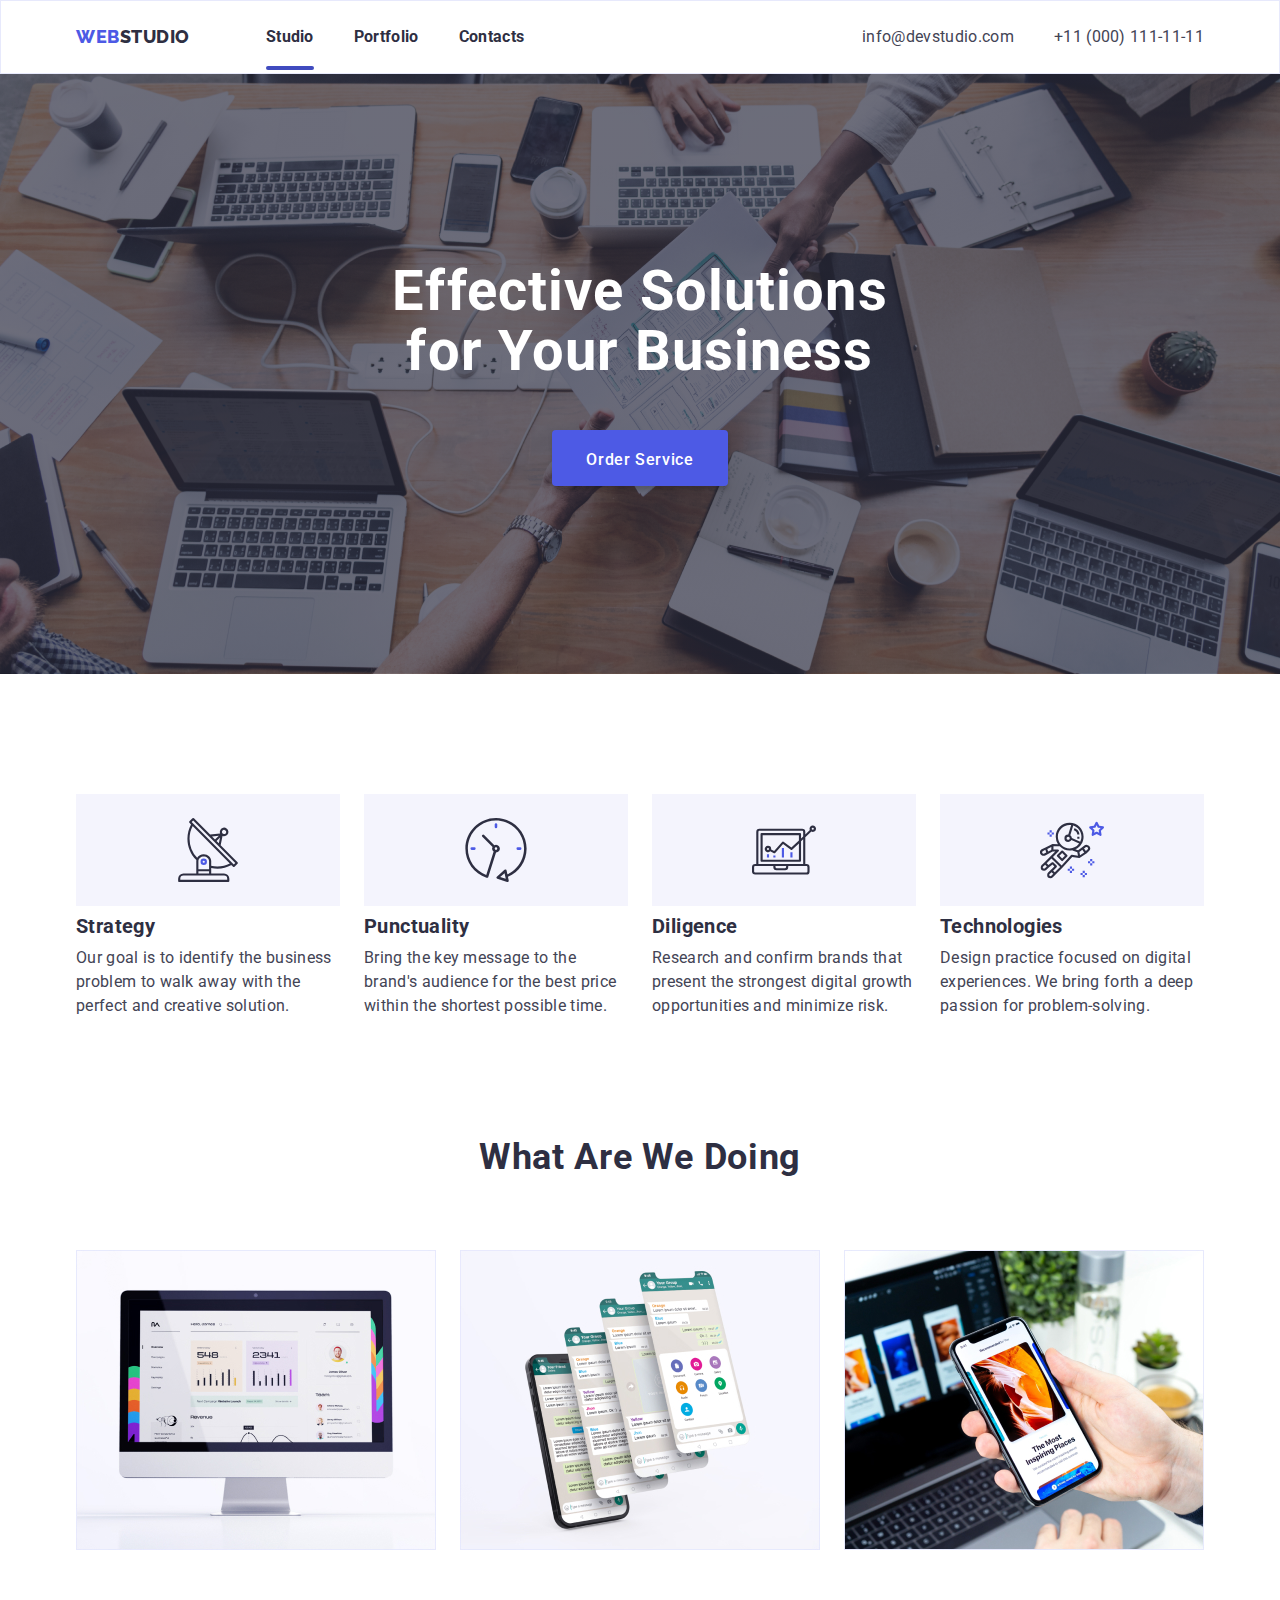
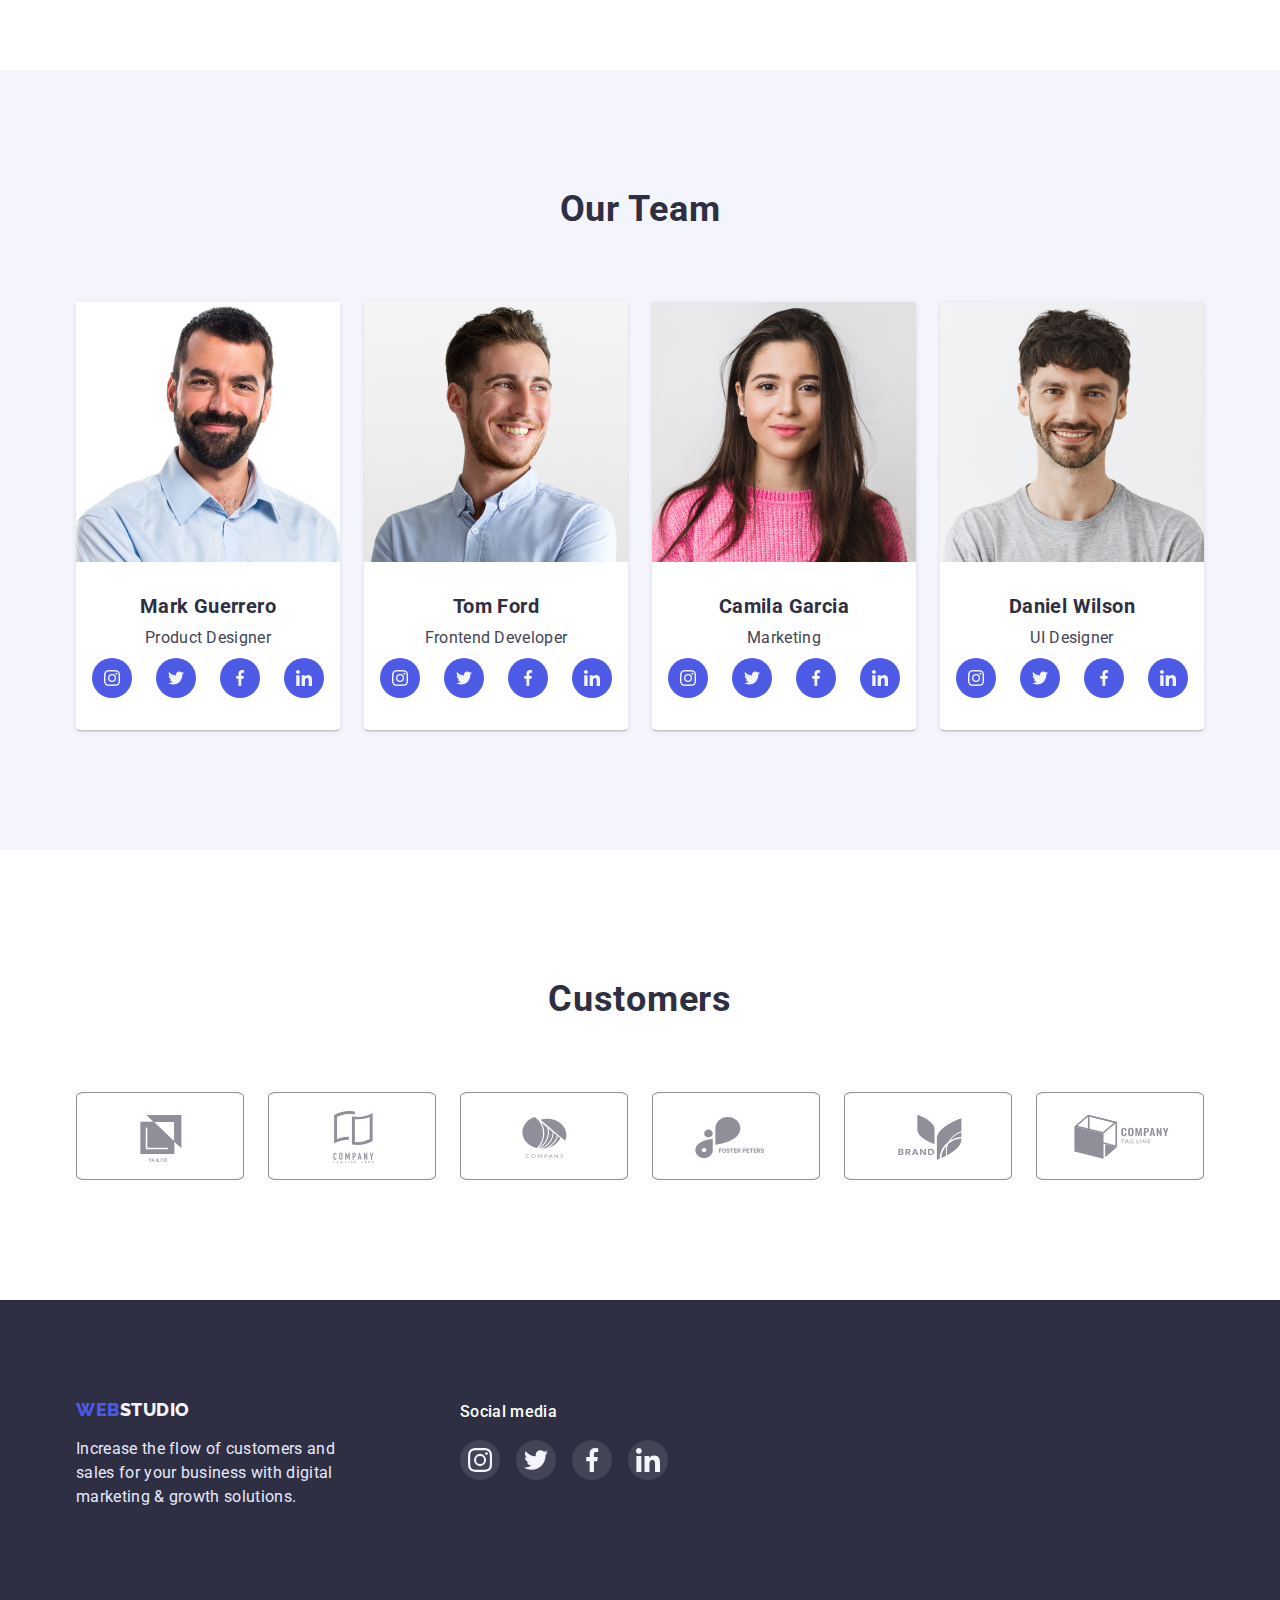
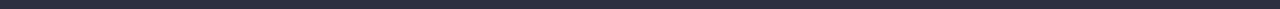
<file: index.html>
<!DOCTYPE html>
<html lang="en">
  <head>
    <meta charset="UTF-8" />
    <meta http-equiv="X-UA-Compatible" content="IE=edge" />
    <meta name="viewport" content="width=device-width, initial-scale=1.0" />
    <title>WebStudio</title>
    <link rel="preconnect" href="https://fonts.googleapis.com" />
    <link rel="preconnect" href="https://fonts.gstatic.com" crossorigin />
    <link
      href="https://fonts.googleapis.com/css2?family=Raleway:wght@800&family=Roboto:wght@400;500;700;900&display=swap"
      rel="stylesheet"
    />
    <link rel="stylesheet" href="./css/normalize.css" />
    <link rel="stylesheet" href="./css/styles.css" />
  </head>
  <body class="site-body">
    <header class="header">
      <div class="container">
        <nav class="header-navigation">
          <a href="./index.html" class="header-logo link">
            WEB <span class="header-logo-studio"> STUDIO </span>
          </a>
          <ul class="header-list list">
            <li class="header-item">
              <a class="header-link link current" href="./index.html">Studio</a>
            </li>
            <li class="header-item">
              <a class="header-link link" href="./portfolio.html">Portfolio</a>
            </li>
            <li class="header-item">
              <a class="header-link link" href="">Contacts</a>
            </li>
          </ul>
        </nav>
        <ul class="header-list-contacts list">
          <li class="header-item-contacts">
            <a class="header-email link" href="mailto:info@devstudio.com"
              >info@devstudio.com</a
            >
          </li>
          <li class="header-item-contacts">
            <a class="header-tel link" href="tel:+110001111111"
              >+11 (000) 111-11-11</a
            >
          </li>
        </ul>
      </div>
    </header>
    <main class="main">
      <section class="hero">
        <div class="container">
          <h1 class="hero-title">Effective Solutions for Your Business</h1>
          <button type="button" class="hero-btn btn" data-modal-open>
            Order Service
          </button>
        </div>
      </section>
      <section class="principles">
        <div class="container">
          <h2 class="visually-hidden">Basic principles</h2>
          <ul class="principles-list list">
            <li class="principles-item">
              <a href="" class="principles-link link">
                <svg class="principles-icon" width="64" height="64">
                  <use href="./images/svg/icons.svg#icon-antenna"></use>
                </svg>
              </a>
              <p class="basic-principles headlines">Strategy</p>
              <p class="basic-principles-description characteristics">
                Our goal is to identify the business problem to walk away with
                the perfect and creative solution.
              </p>
            </li>
            <li class="principles-item">
              <a href="" class="principles-link link">
                <svg class="principles-icon" width="64" height="64">
                  <use href="./images/svg/icons.svg#icon-clock"></use>
                </svg>
              </a>
              <p class="basic-principles headlines">Punctuality</p>
              <p class="basic-principles-description characteristics">
                Bring the key message to the brand's audience for the best price
                within the shortest possible time.
              </p>
            </li>
            <li class="principles-item">
              <a href="" class="principles-link link">
                <svg class="principles-icon" width="64" height="64">
                  <use href="./images/svg/icons.svg#icon-diagram"></use>
                </svg>
              </a>
              <p class="basic-principles headlines">Diligence</p>
              <p class="basic-principles-description characteristics">
                Research and confirm brands that present the strongest digital
                growth opportunities and minimize risk.
              </p>
            </li>
            <li class="principles-item">
              <a href="" class="principles-link link">
                <svg class="principles-icon" width="64" height="64">
                  <use href="./images/svg/icons.svg#icon-astronaut"></use>
                </svg>
              </a>
              <p class="basic-principles headlines">Technologies</p>
              <p class="basic-principles-description characteristics">
                Design practice focused on digital experiences. We bring forth a
                deep passion for problem-solving.
              </p>
            </li>
          </ul>
        </div>
      </section>
      <section class="description">
        <div class="container">
          <h2 class="description-title titles">What are we doing</h2>
          <ul class="description-list list">
            <li class="description-item">
              <img
                src="./images/whatarewedoing/monitor.jpg"
                alt="monitor"
                width="360"
                height="300"
              />
            </li>
            <li class="description-item">
              <img
                src="./images/whatarewedoing/telephone.jpg"
                alt="telephone"
                width="360"
                height="300"
              />
            </li>
            <li class="description-item">
              <img
                src="./images/whatarewedoing/gadgets.jpg"
                alt="laptop and telephone"
                width="360"
                height="300"
              />
            </li>
          </ul>
        </div>
      </section>
      <section class="employees">
        <div class="container">
          <h2 class="employees-title titles">Our Team</h2>
          <ul class="employees-list list">
            <li class="employees-item">
              <img
                src="./images/team/mark-guerrero.jpg"
                alt="photo of the employee"
                width="264"
                height="260"
              />
              <div class="employees-wrap">
                <h3 class="employees-name headlines">Mark Guerrero</h3>
                <p class="employees-profession characteristics">
                  Product Designer
                </p>
                <ul class="employees-soc-list list">
                  <li class="employees-soc-item">
                    <a href="" class="employees-soc-link link">
                      <svg class="employees-soc-icon" width="16" height="16">
                        <use href="./images/svg/icons.svg#icon-instagram"></use>
                      </svg>
                    </a>
                  </li>
                  <li class="employees-soc-item">
                    <a href="" class="employees-soc-link link">
                      <svg class="employees-soc-icon" width="16" height="16">
                        <use href="./images/svg/icons.svg#icon-twitter"></use>
                      </svg>
                    </a>
                  </li>
                  <li class="employees-soc-item">
                    <a href="" class="employees-soc-link link">
                      <svg class="employees-soc-icon" width="16" height="16">
                        <use href="./images/svg/icons.svg#icon-facebook"></use>
                      </svg>
                    </a>
                  </li>
                  <li class="employees-soc-item">
                    <a href="" class="employees-soc-link link">
                      <svg class="employees-soc-icon" width="16" height="16">
                        <use href="./images/svg/icons.svg#icon-linkedin"></use>
                      </svg>
                    </a>
                  </li>
                </ul>
              </div>
            </li>
            <li class="employees-item">
              <img
                src="./images/team/tom-ford.jpg"
                alt="photo of the employee"
                width="264"
                height="260"
              />
              <div class="employees-wrap">
                <h3 class="employees-name headlines">Tom Ford</h3>
                <p class="employees-profession characteristics">
                  Frontend Developer
                </p>
                <ul class="employees-soc-list list">
                  <li class="employees-soc-item">
                    <a href="" class="employees-soc-link link">
                      <svg class="employees-soc-icon" width="16" height="16">
                        <use href="./images/svg/icons.svg#icon-instagram"></use>
                      </svg>
                    </a>
                  </li>
                  <li class="employees-soc-item">
                    <a href="" class="employees-soc-link link">
                      <svg class="employees-soc-icon" width="16" height="16">
                        <use href="./images/svg/icons.svg#icon-twitter"></use>
                      </svg>
                    </a>
                  </li>
                  <li class="employees-soc-item">
                    <a href="" class="employees-soc-link link">
                      <svg class="employees-soc-icon" width="16" height="16">
                        <use href="./images/svg/icons.svg#icon-facebook"></use>
                      </svg>
                    </a>
                  </li>
                  <li class="employees-soc-item">
                    <a href="" class="employees-soc-link link">
                      <svg class="employees-soc-icon" width="16" height="16">
                        <use href="./images/svg/icons.svg#icon-linkedin"></use>
                      </svg>
                    </a>
                  </li>
                </ul>
              </div>
            </li>
            <li class="employees-item">
              <img
                src="./images/team/camila-garcia.jpg"
                alt="photo of the employee"
                width="264"
                height="260"
              />
              <div class="employees-wrap">
                <h3 class="employees-name headlines">Camila Garcia</h3>
                <p class="employees-profession characteristics">Marketing</p>
                <ul class="employees-soc-list list">
                  <li class="employees-soc-item">
                    <a href="" class="employees-soc-link link">
                      <svg class="employees-soc-icon" width="16" height="16">
                        <use href="./images/svg/icons.svg#icon-instagram"></use>
                      </svg>
                    </a>
                  </li>
                  <li class="employees-soc-item">
                    <a href="" class="employees-soc-link link">
                      <svg class="employees-soc-icon" width="16" height="16">
                        <use href="./images/svg/icons.svg#icon-twitter"></use>
                      </svg>
                    </a>
                  </li>
                  <li class="employees-soc-item">
                    <a href="" class="employees-soc-link link">
                      <svg class="employees-soc-icon" width="16" height="16">
                        <use href="./images/svg/icons.svg#icon-facebook"></use>
                      </svg>
                    </a>
                  </li>
                  <li class="employees-soc-item">
                    <a href="" class="employees-soc-link link">
                      <svg class="employees-soc-icon" width="16" height="16">
                        <use href="./images/svg/icons.svg#icon-linkedin"></use>
                      </svg>
                    </a>
                  </li>
                </ul>
              </div>
            </li>
            <li class="employees-item">
              <img
                src="./images/team/daniel-wilson.jpg"
                alt="photo of the employee"
                width="264"
                height="260"
              />
              <div class="employees-wrap">
                <h3 class="employees-name headlines">Daniel Wilson</h3>
                <p class="employees-profession characteristics">UI Designer</p>
                <ul class="employees-soc-list list">
                  <li class="employees-soc-item">
                    <a href="" class="employees-soc-link link">
                      <svg class="employees-soc-icon" width="16" height="16">
                        <use href="./images/svg/icons.svg#icon-instagram"></use>
                      </svg>
                    </a>
                  </li>
                  <li class="employees-soc-item">
                    <a href="" class="employees-soc-link link">
                      <svg class="employees-soc-icon" width="16" height="16">
                        <use href="./images/svg/icons.svg#icon-twitter"></use>
                      </svg>
                    </a>
                  </li>
                  <li class="employees-soc-item">
                    <a href="" class="employees-soc-link link">
                      <svg class="employees-soc-icon" width="16" height="16">
                        <use href="./images/svg/icons.svg#icon-facebook"></use>
                      </svg>
                    </a>
                  </li>
                  <li class="employees-soc-item">
                    <a href="" class="employees-soc-link link">
                      <svg class="employees-soc-icon" width="16" height="16">
                        <use href="./images/svg/icons.svg#icon-linkedin"></use>
                      </svg>
                    </a>
                  </li>
                </ul>
              </div>
            </li>
          </ul>
        </div>
      </section>
      <section class="customers">
        <div class="container">
          <h2 class="customers-title titles">Customers</h2>
          <ul class="customers-list list">
            <li class="customers-item">
              <a href="" class="customers-link link">
                <svg class="customers-icon" width="104" height="56">
                  <use href="./images/svg/icons.svg#icon-company-ya-co"></use>
                </svg>
              </a>
            </li>
            <li class="customers-item">
              <a href="" class="customers-link link">
                <svg class="customers-icon" width="104" height="56">
                  <use
                    href="./images/svg/icons.svg#icon-company-tagline-here"
                  ></use>
                </svg>
              </a>
            </li>
            <li class="customers-item">
              <a href="" class="customers-link link">
                <svg class="customers-icon" width="104" height="56">
                  <use href="./images/svg/icons.svg#icon-company"></use>
                </svg>
              </a>
            </li>
            <li class="customers-item">
              <a href="" class="customers-link link">
                <svg class="customers-icon" width="104" height="56">
                  <use
                    href="./images/svg/icons.svg#icon-company-foster-peters"
                  ></use>
                </svg>
              </a>
            </li>
            <li class="customers-item">
              <a href="" class="customers-link link">
                <svg class="customers-icon" width="104" height="56">
                  <use href="./images/svg/icons.svg#icon-company-brand"></use>
                </svg>
              </a>
            </li>
            <li class="customers-item">
              <a href="" class="customers-link link">
                <svg class="customers-icon" width="104" height="56">
                  <use
                    href="./images/svg/icons.svg#icon-company-tag-line"
                  ></use>
                </svg>
              </a>
            </li>
          </ul>
        </div>
      </section>
    </main>
    <footer class="footer">
      <div class="container">
        <div class="footer-description-wrap">
          <a href="./index.html" class="footer-logo link">
            WEB<span class="footer-logo-studio">STUDIO </span>
          </a>
          <p class="footer-description">
            Increase the flow of customers and sales for your business with
            digital marketing & growth solutions.
          </p>
        </div>
        <div class="social-media-wrap">
          <p class="social-media">Social media</p>
          <ul class="social-media-list list">
            <li class="social-media-item">
              <a href="" class="social-media-link link">
                <svg class="social-media-icon" width="24" height="24">
                  <use href="./images/svg/icons.svg#icon-instagram"></use>
                </svg>
              </a>
            </li>
            <li class="social-media-item">
              <a href="" class="social-media-link link">
                <svg class="social-media-icon" width="24" height="24">
                  <use href="./images/svg/icons.svg#icon-twitter"></use>
                </svg>
              </a>
            </li>
            <li class="social-media-item">
              <a href="" class="social-media-link link">
                <svg class="social-media-icon" width="24" height="24">
                  <use href="./images/svg/icons.svg#icon-facebook"></use>
                </svg>
              </a>
            </li>
            <li class="social-media-item">
              <a href="" class="social-media-link link">
                <svg class="social-media-icon" width="24" height="24">
                  <use href="./images/svg/icons.svg#icon-linkedin"></use>
                </svg>
              </a>
            </li>
          </ul>
        </div>
      </div>
    </footer>
    <div class="backdrop is-hidden" data-modal>
      <div class="modal">
        <button type="button" class="modal-close btn" data-modal-close>
          <svg class="modal-close-icon" width="8" height="8">
            <use href="./images/svg/icons.svg#icon-close-button"></use>
          </svg>
        </button>
      </div>
    </div>
    <script src="./js/modal.js"></script>
  </body>
</html>
</file>
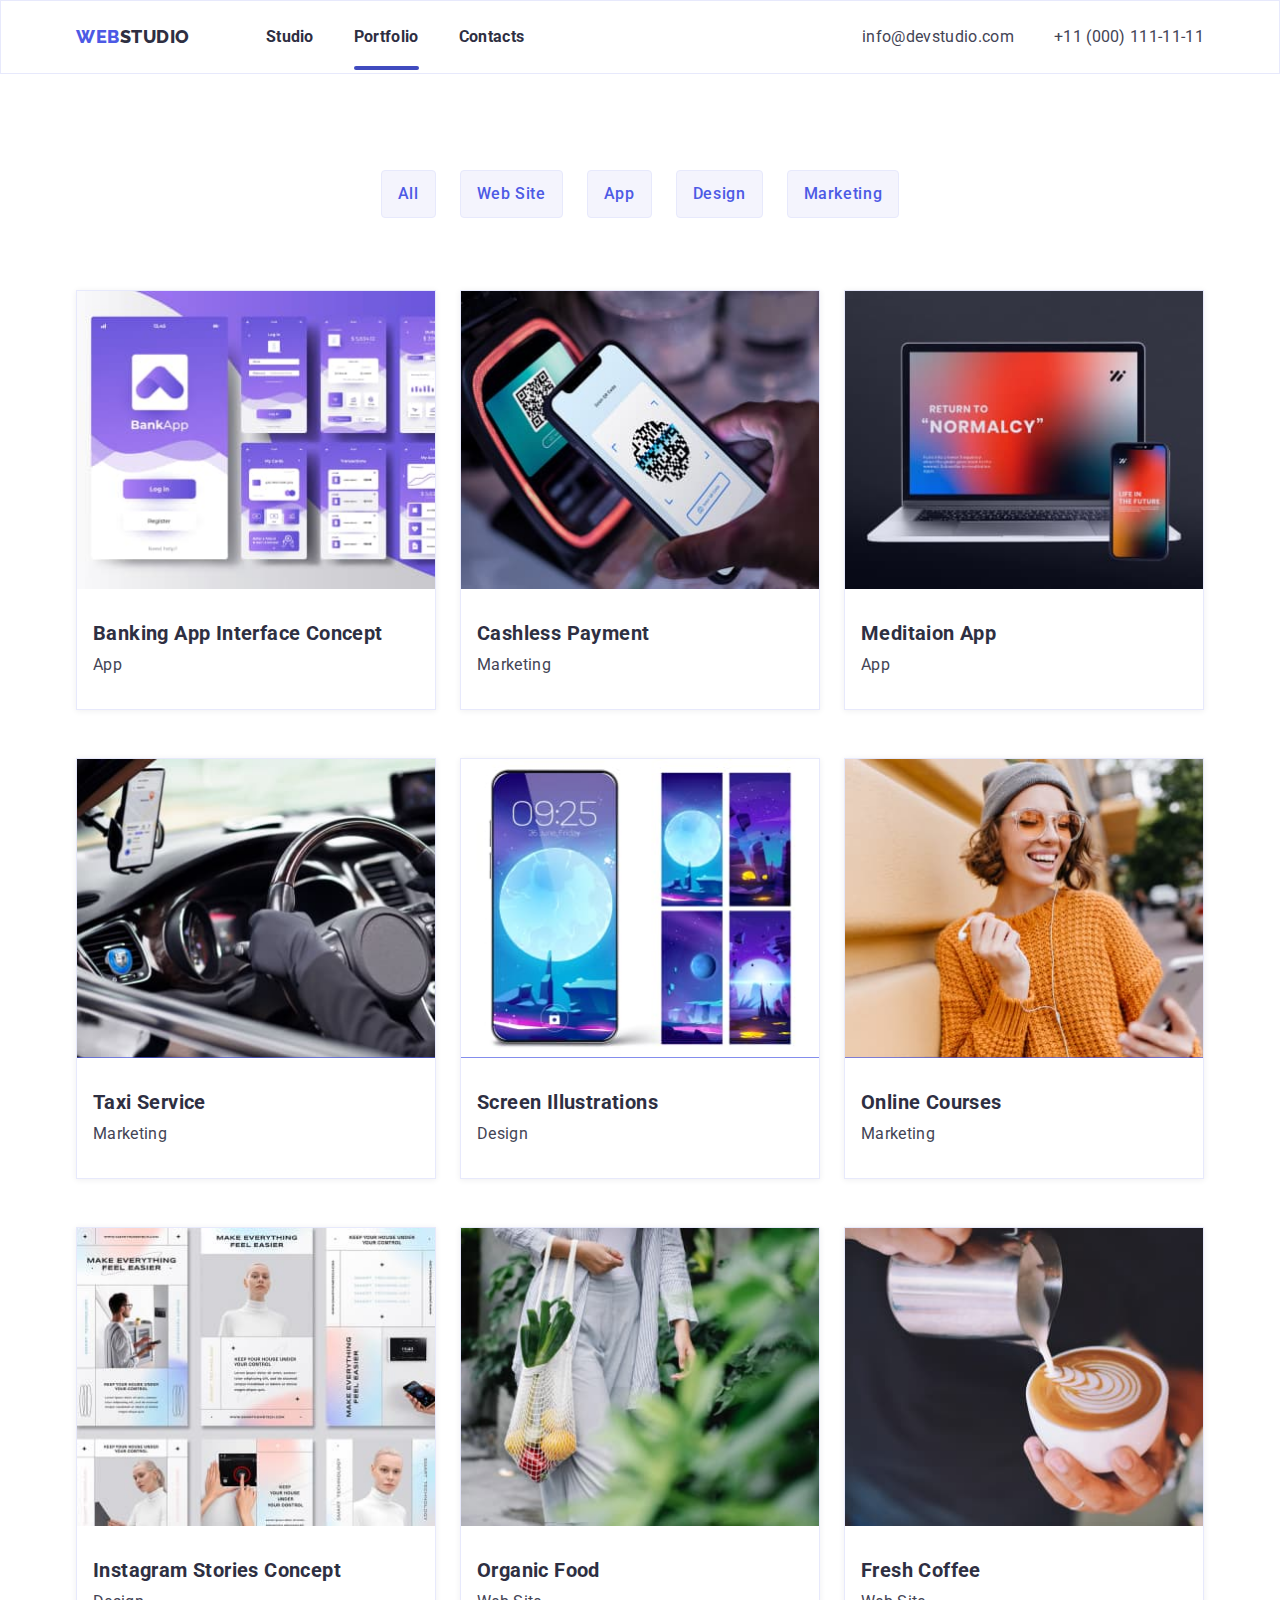
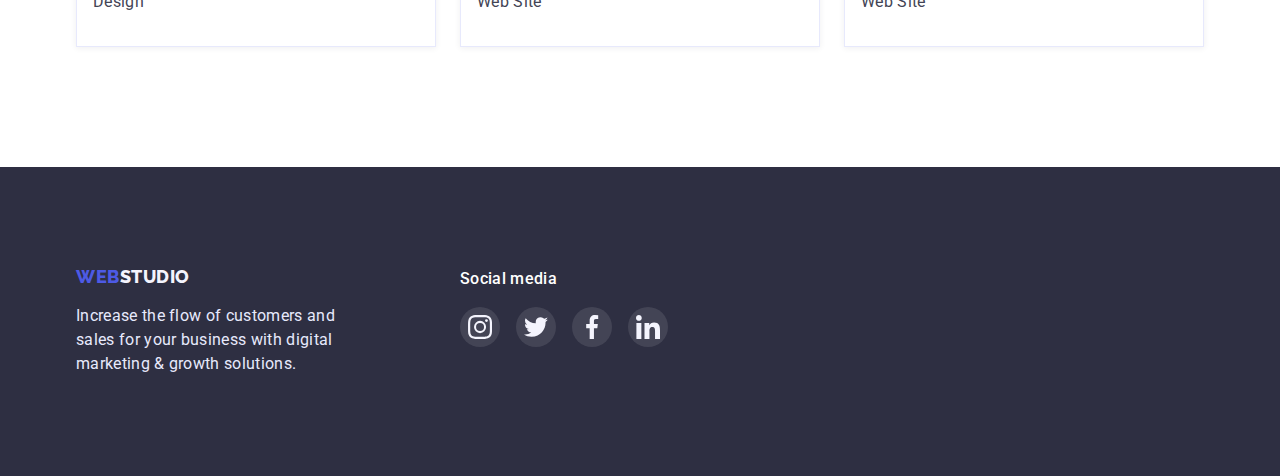
<file: portfolio.html>
<!DOCTYPE html>
<html lang="en">
  <head>
    <meta charset="UTF-8" />
    <meta http-equiv="X-UA-Compatible" content="IE=edge" />
    <meta name="viewport" content="width=device-width, initial-scale=1.0" />
    <title>WebStudio</title>
    <link rel="preconnect" href="https://fonts.googleapis.com" />
    <link rel="preconnect" href="https://fonts.gstatic.com" crossorigin />
    <link
      href="https://fonts.googleapis.com/css2?family=Raleway:wght@800&family=Roboto:wght@400;500;700;900&display=swap"
      rel="stylesheet"
    />
    <link rel="stylesheet" href="./css/normalize.css" />
    <link rel="stylesheet" href="./css/styles.css" />
  </head>
  <body class="portfolio-body">
    <header class="header">
      <div class="container">
        <nav class="header-navigation">
          <a href="./index.html" class="header-logo link">
            WEB <span class="header-logo-studio"> STUDIO </span>
          </a>
          <ul class="header-list list">
            <li class="header-item">
              <a class="header-link link" href="./index.html">Studio</a>
            </li>
            <li class="header-item">
              <a class="header-link link current" href="./portfolio.html"
                >Portfolio</a
              >
            </li>
            <li class="header-item">
              <a class="header-link link" href="">Contacts</a>
            </li>
          </ul>
        </nav>
        <ul class="header-list-contacts list">
          <li class="header-item-contacts">
            <a class="header-email link" href="mailto:info@devstudio.com">
              info@devstudio.com
            </a>
          </li>
          <li class="header-item-contacts">
            <a class="header-tel link" href="tel:+110001111111">
              +11 (000) 111-11-11
            </a>
          </li>
        </ul>
      </div>
    </header>
    <main class="main-portfolio">
      <section class="portfolio">
        <div class="container">
          <h1 class="visually-hidden">Portfolio</h1>
          <ul class="portfolio-list list">
            <li class="portfolio-item">
              <button type="button" class="portfolio-btn btn">All</button>
            </li>
            <li class="portfolio-item">
              <button type="button" class="portfolio-btn btn">Web Site</button>
            </li>
            <li class="portfolio-item">
              <button type="button" class="portfolio-btn btn">App</button>
            </li>
            <li class="portfolio-item">
              <button type="button" class="portfolio-btn btn">Design</button>
            </li>
            <li class="portfolio-item">
              <button type="button" class="portfolio-btn btn">Marketing</button>
            </li>
          </ul>
          <ul class="portfolio-next-list list">
            <li class="portfolio-next-item">
              <div class="portfolio-top-wrap">
                <img
                  src="./images/portfolio/banking.jpg"
                  alt="Banking App"
                  width="360"
                  height="300"
                />
                <p class="portfolio-top-text">
                  14 Stylish and User-Friendly App Design Concepts · Task
                  Manager App · Calorie Tracker App · Exotic Fruit Ecommerce App
                  · Cloud Storage App
                </p>
              </div>
              <div class="portfolio-wrap">
                <h2 class="portfolio-title headlines">
                  Banking App Interface Concept
                </h2>
                <p class="portfolio-characteristics characteristics">App</p>
              </div>
            </li>
            <li class="portfolio-next-item">
              <div class="portfolio-top-wrap">
                <img
                  src="./images/portfolio/payment.jpg"
                  alt="Cashless Payment"
                  width="360"
                  height="300"
                />
                <p class="portfolio-top-text">
                  14 Stylish and User-Friendly App Design Concepts · Task
                  Manager App · Calorie Tracker App · Exotic Fruit Ecommerce App
                  · Cloud Storage App
                </p>
              </div>
              <div class="portfolio-wrap">
                <h2 class="portfolio-title headlines">Cashless Payment</h2>
                <p class="portfolio-characteristics characteristics">
                  Marketing
                </p>
              </div>
            </li>
            <li class="portfolio-next-item">
              <div class="portfolio-top-wrap">
                <img
                  src="./images/portfolio/meditaion.jpg"
                  alt="Meditaion App"
                  width="360"
                  height="300"
                />
                <p class="portfolio-top-text">
                  14 Stylish and User-Friendly App Design Concepts · Task
                  Manager App · Calorie Tracker App · Exotic Fruit Ecommerce App
                  · Cloud Storage App
                </p>
              </div>
              <div class="portfolio-wrap">
                <h2 class="portfolio-title headlines">Meditaion App</h2>
                <p class="portfolio-characteristics characteristics">App</p>
              </div>
            </li>
            <li class="portfolio-next-item">
              <div class="portfolio-top-wrap">
                <img
                  src="./images/portfolio/taxi.jpg"
                  alt="Taxi Service"
                  width="360"
                  height="300"
                />
                <p class="portfolio-top-text">
                  14 Stylish and User-Friendly App Design Concepts · Task
                  Manager App · Calorie Tracker App · Exotic Fruit Ecommerce App
                  · Cloud Storage App
                </p>
              </div>
              <div class="portfolio-wrap">
                <h2 class="portfolio-title headlines">Taxi Service</h2>
                <p class="portfolio-characteristics characteristics">
                  Marketing
                </p>
              </div>
            </li>
            <li class="portfolio-next-item">
              <div class="portfolio-top-wrap">
                <img
                  src="./images/portfolio/illustrations.jpg"
                  alt="Screen Illustrations"
                  width="360"
                  height="300"
                />
                <p class="portfolio-top-text">
                  14 Stylish and User-Friendly App Design Concepts · Task
                  Manager App · Calorie Tracker App · Exotic Fruit Ecommerce App
                  · Cloud Storage App
                </p>
              </div>
              <div class="portfolio-wrap">
                <h2 class="portfolio-title headlines">Screen Illustrations</h2>
                <p class="portfolio-characteristics characteristics">Design</p>
              </div>
            </li>
            <li class="portfolio-next-item">
              <div class="portfolio-top-wrap">
                <img
                  src="./images/portfolio/courses.jpg"
                  alt="Online Courses"
                  width="360"
                  height="300"
                />
                <p class="portfolio-top-text">
                  14 Stylish and User-Friendly App Design Concepts · Task
                  Manager App · Calorie Tracker App · Exotic Fruit Ecommerce App
                  · Cloud Storage App
                </p>
              </div>
              <div class="portfolio-wrap">
                <h2 class="portfolio-title headlines">Online Courses</h2>
                <p class="portfolio-characteristics characteristics">
                  Marketing
                </p>
              </div>
            </li>
            <li class="portfolio-next-item">
              <div class="portfolio-top-wrap">
                <img
                  src="./images/portfolio/instagram.jpg"
                  alt="Instagram Stories Concept"
                  width="360"
                  height="300"
                />
                <p class="portfolio-top-text">
                  14 Stylish and User-Friendly App Design Concepts · Task
                  Manager App · Calorie Tracker App · Exotic Fruit Ecommerce App
                  · Cloud Storage App
                </p>
              </div>
              <div class="portfolio-wrap">
                <h2 class="portfolio-title headlines">
                  Instagram Stories Concept
                </h2>
                <p class="portfolio-characteristics characteristics">Design</p>
              </div>
            </li>
            <li class="portfolio-next-item">
              <div class="portfolio-top-wrap">
                <img
                  src="./images/portfolio/food.jpg"
                  alt="Organic Food"
                  width="360"
                  height="300"
                />
                <p class="portfolio-top-text">
                  14 Stylish and User-Friendly App Design Concepts · Task
                  Manager App · Calorie Tracker App · Exotic Fruit Ecommerce App
                  · Cloud Storage App
                </p>
              </div>
              <div class="portfolio-wrap">
                <h2 class="portfolio-title headlines">Organic Food</h2>
                <p class="portfolio-characteristics characteristics">
                  Web Site
                </p>
              </div>
            </li>
            <li class="portfolio-next-item">
              <div class="portfolio-top-wrap">
                <img
                  src="./images/portfolio/coffee.jpg"
                  alt="Fresh Coffee"
                  width="360"
                  height="300"
                />
                <p class="portfolio-top-text">
                  14 Stylish and User-Friendly App Design Concepts · Task
                  Manager App · Calorie Tracker App · Exotic Fruit Ecommerce App
                  · Cloud Storage App
                </p>
              </div>
              <div class="portfolio-wrap">
                <h2 class="portfolio-title headlines">Fresh Coffee</h2>
                <p class="portfolio-characteristics characteristics">
                  Web Site
                </p>
              </div>
            </li>
          </ul>
        </div>
      </section>
    </main>
    <footer class="footer">
      <div class="container">
        <div class="footer-description-wrap">
          <a href="./index.html" class="footer-logo link">
            WEB<span class="footer-logo-studio">STUDIO </span>
          </a>
          <p class="footer-description">
            Increase the flow of customers and sales for your business with
            digital marketing & growth solutions.
          </p>
        </div>
        <div class="social-media-wrap">
          <p class="social-media">Social media</p>
          <ul class="social-media-list list">
            <li class="social-media-item">
              <a href="" class="social-media-link link">
                <svg class="social-media-icon" width="24" height="24">
                  <use href="./images/svg/icons.svg#icon-instagram"></use>
                </svg>
              </a>
            </li>
            <li class="social-media-item">
              <a href="" class="social-media-link link">
                <svg class="social-media-icon" width="24" height="24">
                  <use href="./images/svg/icons.svg#icon-twitter"></use>
                </svg>
              </a>
            </li>
            <li class="social-media-item">
              <a href="" class="social-media-link link">
                <svg class="social-media-icon" width="24" height="24">
                  <use href="./images/svg/icons.svg#icon-facebook"></use>
                </svg>
              </a>
            </li>
            <li class="social-media-item">
              <a href="" class="social-media-link link">
                <svg class="social-media-icon" width="24" height="24">
                  <use href="./images/svg/icons.svg#icon-linkedin"></use>
                </svg>
              </a>
            </li>
          </ul>
        </div>
      </div>
    </footer>
  </body>
</html>
</file>
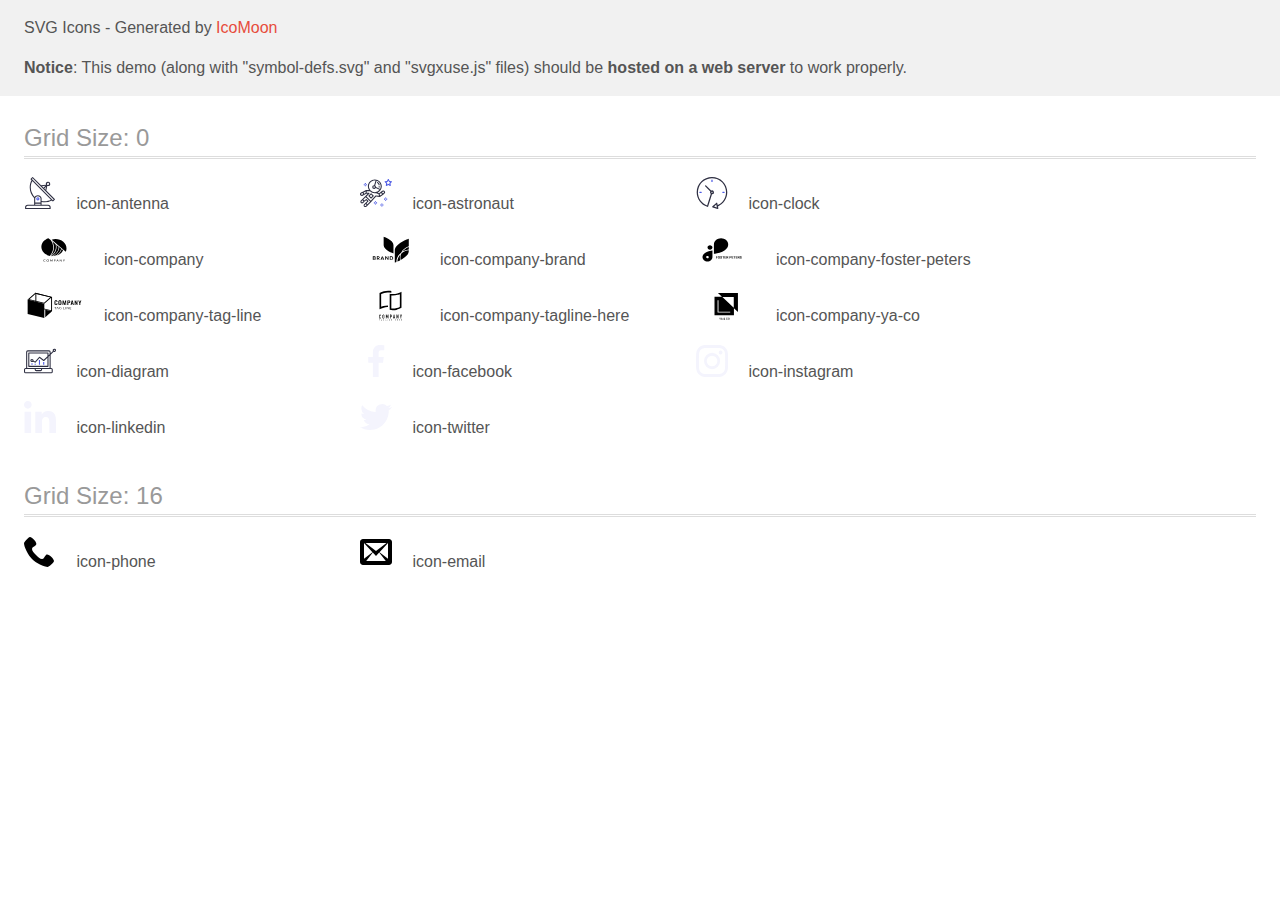
<file: images/icomoon/demo-external-svg.html>
<!doctype html>
<html>
<head>
    <title>IcoMoon - SVG Icons</title>
    <meta charset="utf-8">
    <meta name="viewport" content="width=device-width, initial-scale=1">
    <link rel="stylesheet" href="demo-files/demo.css">
    <link rel="stylesheet" href="style.css">
</head>
<body>
<header class="bgc1 clearfix">
<div class="mhl">
    <p>SVG Icons - Generated by <a href="https://icomoon.io/app">IcoMoon</a></p><p><strong>Notice</strong>: This demo (along with "symbol-defs.svg" and "svgxuse.js" files) should be <b>hosted on a web server</b> to work properly.</p>
</div>
</header>
    <div class="clearfix mhl ptl">
        <h1 class="mvm mtn fgc1">Grid Size: 0</h1>
        <div class="glyph fs1">
            <div class="clearfix pbs">
                <svg class="icon icon-antenna"><use xlink:href="symbol-defs.svg#icon-antenna"></use></svg><span class="name"> icon-antenna</span>
            </div>
        </div>
        <div class="glyph fs1">
            <div class="clearfix pbs">
                <svg class="icon icon-astronaut"><use xlink:href="symbol-defs.svg#icon-astronaut"></use></svg><span class="name"> icon-astronaut</span>
            </div>
        </div>
        <div class="glyph fs1">
            <div class="clearfix pbs">
                <svg class="icon icon-clock"><use xlink:href="symbol-defs.svg#icon-clock"></use></svg><span class="name"> icon-clock</span>
            </div>
        </div>
        <div class="glyph fs1">
            <div class="clearfix pbs">
                <svg class="icon icon-company"><use xlink:href="symbol-defs.svg#icon-company"></use></svg><span class="name"> icon-company</span>
            </div>
        </div>
        <div class="glyph fs1">
            <div class="clearfix pbs">
                <svg class="icon icon-company-brand"><use xlink:href="symbol-defs.svg#icon-company-brand"></use></svg><span class="name"> icon-company-brand</span>
            </div>
        </div>
        <div class="glyph fs1">
            <div class="clearfix pbs">
                <svg class="icon icon-company-foster-peters"><use xlink:href="symbol-defs.svg#icon-company-foster-peters"></use></svg><span class="name"> icon-company-foster-peters</span>
            </div>
        </div>
        <div class="glyph fs1">
            <div class="clearfix pbs">
                <svg class="icon icon-company-tag-line"><use xlink:href="symbol-defs.svg#icon-company-tag-line"></use></svg><span class="name"> icon-company-tag-line</span>
            </div>
        </div>
        <div class="glyph fs1">
            <div class="clearfix pbs">
                <svg class="icon icon-company-tagline-here"><use xlink:href="symbol-defs.svg#icon-company-tagline-here"></use></svg><span class="name"> icon-company-tagline-here</span>
            </div>
        </div>
        <div class="glyph fs1">
            <div class="clearfix pbs">
                <svg class="icon icon-company-ya-co"><use xlink:href="symbol-defs.svg#icon-company-ya-co"></use></svg><span class="name"> icon-company-ya-co</span>
            </div>
        </div>
        <div class="glyph fs1">
            <div class="clearfix pbs">
                <svg class="icon icon-diagram"><use xlink:href="symbol-defs.svg#icon-diagram"></use></svg><span class="name"> icon-diagram</span>
            </div>
        </div>
        <div class="glyph fs1">
            <div class="clearfix pbs">
                <svg class="icon icon-facebook"><use xlink:href="symbol-defs.svg#icon-facebook"></use></svg><span class="name"> icon-facebook</span>
            </div>
        </div>
        <div class="glyph fs1">
            <div class="clearfix pbs">
                <svg class="icon icon-instagram"><use xlink:href="symbol-defs.svg#icon-instagram"></use></svg><span class="name"> icon-instagram</span>
            </div>
        </div>
        <div class="glyph fs1">
            <div class="clearfix pbs">
                <svg class="icon icon-linkedin"><use xlink:href="symbol-defs.svg#icon-linkedin"></use></svg><span class="name"> icon-linkedin</span>
            </div>
        </div>
        <div class="glyph fs1">
            <div class="clearfix pbs">
                <svg class="icon icon-twitter"><use xlink:href="symbol-defs.svg#icon-twitter"></use></svg><span class="name"> icon-twitter</span>
            </div>
        </div>
  </div>
    <div class="clearfix mhl ptl">
        <h1 class="mvm mtn fgc1">Grid Size: 16</h1>
        <div class="glyph fs2">
            <div class="clearfix pbs">
                <svg class="icon icon-phone"><use xlink:href="symbol-defs.svg#icon-phone"></use></svg><span class="name"> icon-phone</span>
            </div>
        </div>
        <div class="glyph fs2">
            <div class="clearfix pbs">
                <svg class="icon icon-email"><use xlink:href="symbol-defs.svg#icon-email"></use></svg><span class="name"> icon-email</span>
            </div>
        </div>
  </div>
<script defer src="svgxuse.js"></script>
</body>
</html>
</file>
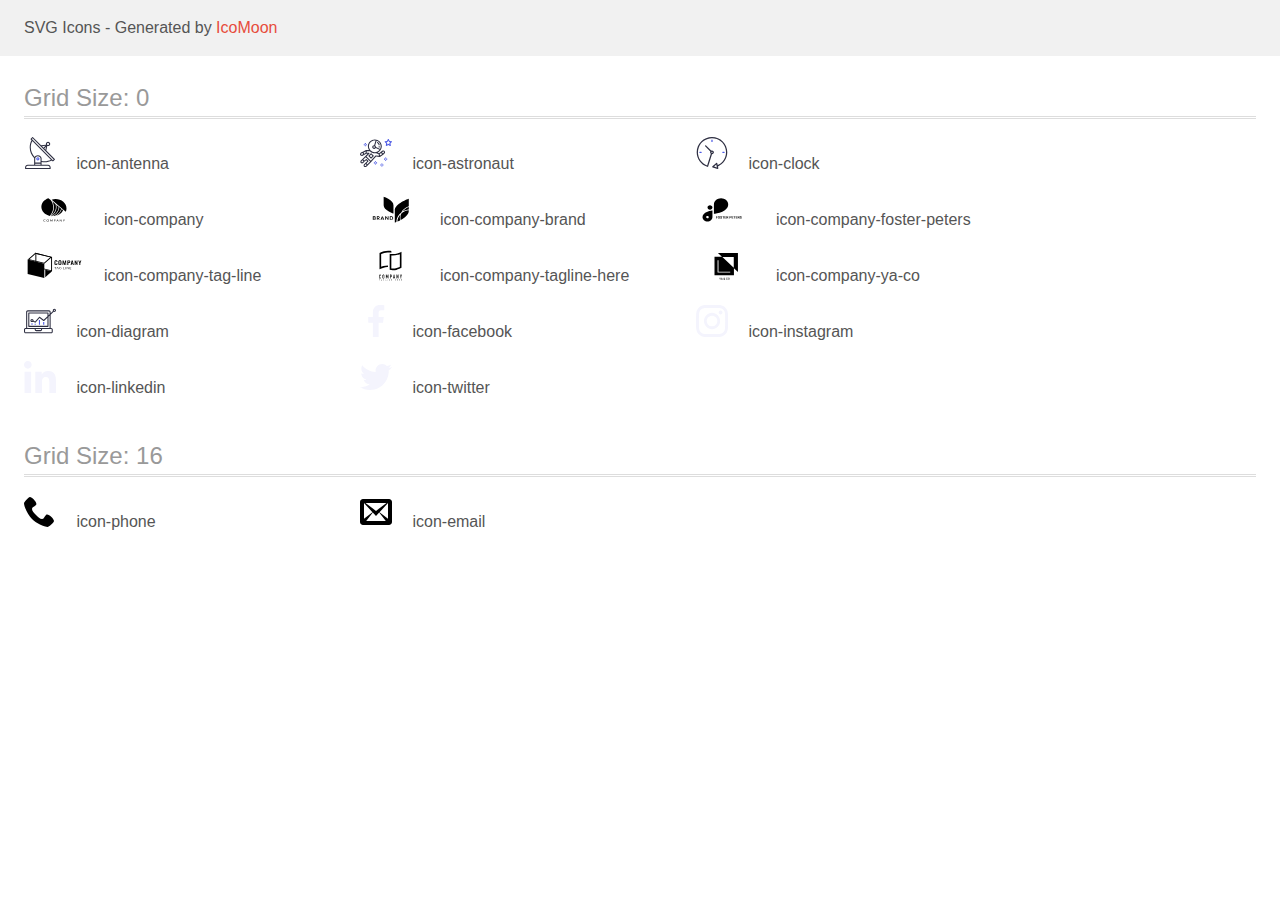
<file: images/icomoon/demo.html>
<!doctype html>
<html>
<head>
    <title>IcoMoon - SVG Icons</title>
    <meta charset="utf-8">
    <meta name="viewport" content="width=device-width, initial-scale=1">
    <link rel="stylesheet" href="demo-files/demo.css">
    <link rel="stylesheet" href="style.css">
</head>
<body>
<svg aria-hidden="true" style="position: absolute; width: 0; height: 0; overflow: hidden;" version="1.1" xmlns="http://www.w3.org/2000/svg" xmlns:xlink="http://www.w3.org/1999/xlink">
<defs>
<symbol id="icon-antenna" viewBox="0 0 32 32">
<path fill="#2e2f42" style="fill: var(--color1, #2e2f42)" d="M30.773 22.098l-8.443-8.505 0.937-4.615c0.242 0.094 0.499 0.143 0.759 0.145h0.006c0.008 0 0.017 0 0.026 0 1.192 0 2.159-0.967 2.159-2.159s-0.967-2.159-2.159-2.159c-1.192 0-2.159 0.967-2.159 2.159 0 0.26 0.046 0.508 0.13 0.739l-0.005-0.015-4.96 0.605-8.091-8.133c-0.096-0.098-0.229-0.159-0.376-0.16h-0c-0.14 0.001-0.274 0.057-0.373 0.155l-1.513 1.504c-0.097 0.097-0.156 0.23-0.156 0.377s0.060 0.281 0.156 0.377v0l0.814 0.825c-1.143 2.062-1.816 4.522-1.816 7.139 0 4.106 1.656 7.825 4.336 10.526l-0.001-0.001c0.042 0.041 0.091 0.073 0.146 0.098-0.032 0.164-0.051 0.353-0.052 0.546v6.188h-6.4c-1.472 0.001-2.666 1.194-2.667 2.666v1.067c0 0.295 0.239 0.533 0.534 0.533h24.534c0.294 0 0.534-0.239 0.534-0.534v-1.067c-0.002-1.472-1.195-2.665-2.667-2.666h-6.4v-2.742c1.003 0.21 2.024 0.317 3.049 0.32 2.58-0.003 5.005-0.663 7.117-1.822l-0.077 0.039 0.819 0.823c0.099 0.101 0.235 0.159 0.377 0.16 0.14-0.001 0.274-0.056 0.373-0.155l1.512-1.505c0.096-0.097 0.156-0.23 0.156-0.377s-0.060-0.28-0.156-0.377v0zM23.28 6.233c0.193-0.192 0.458-0.31 0.752-0.31 0.589 0 1.067 0.478 1.067 1.066s-0.477 1.066-1.067 1.066c-0 0-0 0-0 0h-0.003c-0.587-0.003-1.061-0.479-1.061-1.066 0-0.296 0.12-0.563 0.315-0.756l0-0h-0.002zM22.024 9.738l-0.599 2.945-1.175-1.182 1.774-1.764zM21.419 8.836l-1.92 1.909-1.485-1.493 3.405-0.415zM24.004 28.8c0.884 0 1.6 0.716 1.6 1.6v0 0.534h-23.466v-0.534c0-0.884 0.716-1.6 1.6-1.6h20.267zM16.538 26.666v1.067h-5.334v-1.067h5.334zM11.204 25.6v-4.053c0-1.294 1.197-2.346 2.666-2.346s2.667 1.053 2.667 2.346v4.053h-5.334zM17.604 23.904v-2.357c0-1.882-1.675-3.413-3.733-3.413-0.018-0-0.038-0-0.059-0-1.353 0-2.54 0.707-3.213 1.771l-0.009 0.016c-2.36-2.482-3.811-5.846-3.811-9.549 0-2.314 0.567-4.496 1.569-6.414l-0.036 0.077 18.602 18.709c-1.823 0.947-3.98 1.502-6.266 1.502-1.079 0-2.128-0.124-3.136-0.357l0.093 0.018zM28.893 23.221l-21.057-21.18 0.755-0.752 7.935 7.98c0.003 0 0.006 0.007 0.009 0.009l13.114 13.191-0.757 0.752z"></path>
<path fill="#4d5ae5" style="fill: var(--color2, #4d5ae5)" d="M13.876 20.267h-0.005c-0.001 0-0.002 0-0.002 0-0.884 0-1.6 0.716-1.6 1.6s0.715 1.599 1.597 1.6h0.005c0.001 0 0.002 0 0.002 0 0.884 0 1.6-0.716 1.6-1.6s-0.715-1.599-1.597-1.6h-0zM14.249 22.245c-0.096 0.096-0.229 0.155-0.376 0.155-0.295 0-0.534-0.239-0.534-0.534 0-0.001 0-0.001 0-0.002v0c0.002-0.292 0.238-0.529 0.53-0.53h0c0.293 0.002 0.531 0.24 0.531 0.534 0 0.148-0.060 0.281-0.157 0.378l-0 0h0.005z"></path>
</symbol>
<symbol id="icon-astronaut" viewBox="0 0 32 32">
<path fill="#4d5ae5" style="fill: var(--color2, #4d5ae5)" d="M31.974 4.524c-0.064-0.191-0.227-0.332-0.427-0.362l-0.003-0-1.911-0.278-0.855-1.731c-0.179-0.365-0.776-0.365-0.956 0l-0.855 1.731-1.91 0.278c-0.26 0.039-0.457 0.26-0.457 0.528 0 0.149 0.061 0.285 0.161 0.381l1.383 1.348-0.326 1.903c-0.034 0.2 0.048 0.402 0.212 0.521 0.166 0.12 0.383 0.136 0.562 0.040l1.709-0.899 1.709 0.899c0.072 0.038 0.157 0.061 0.247 0.061 0.295 0 0.534-0.239 0.534-0.534 0-0.031-0.003-0.062-0.008-0.092l0 0.003-0.326-1.903 1.383-1.348c0.099-0.097 0.161-0.233 0.161-0.382 0-0.059-0.009-0.115-0.027-0.168l0.001 0.004zM29.511 5.851c-0.125 0.122-0.183 0.299-0.153 0.472l0.191 1.114-1-0.526c-0.072-0.039-0.158-0.062-0.248-0.062s-0.177 0.023-0.251 0.063l0.003-0.001-1 0.526 0.191-1.114c0.005-0.027 0.008-0.058 0.008-0.090 0-0.15-0.061-0.285-0.161-0.382l-0.81-0.79 1.119-0.162c0.174-0.025 0.323-0.135 0.401-0.292l0.5-1.013 0.501 1.013c0.078 0.157 0.228 0.267 0.402 0.292l1.119 0.162-0.809 0.79zM26.134 20.522h-1.067v1.067h1.067v-1.067zM26.134 22.655h-1.067v1.067h1.067v-1.067z"></path>
<path fill="#4d5ae5" style="fill: var(--color2, #4d5ae5)" d="M27.2 21.589h-1.067v1.067h1.067v-1.067zM25.067 21.589h-1.067v1.067h1.067v-1.067zM22.4 26.389h-1.067v1.067h1.067v-1.067zM22.4 28.523h-1.067v1.067h1.067v-1.067zM23.467 27.456h-1.067v1.067h1.067v-1.067z"></path>
<path fill="#4d5ae5" style="fill: var(--color2, #4d5ae5)" d="M21.334 27.456h-1.067v1.067h1.067v-1.067zM16 24.256h-1.066v1.067h1.066v-1.067zM16 26.389h-1.066v1.067h1.066v-1.067zM17.067 25.323h-1.067v1.067h1.067v-1.067zM14.934 25.323h-1.067v1.067h1.067v-1.067zM5.867 6.122h-1.066v1.066h1.066v-1.066zM5.867 8.255h-1.066v1.067h1.066v-1.066zM6.933 7.189h-1.066v1.067h1.066v-1.067zM4.8 7.189h-1.067v1.067h1.067v-1.067z"></path>
<path fill="#2e2f42" style="fill: var(--color1, #2e2f42)" d="M24.715 14.159c-0.28-0.377-0.699-0.636-1.179-0.704l-0.009-0.001c-0.076-0.012-0.164-0.018-0.254-0.018-0.411 0-0.789 0.139-1.090 0.374l0.004-0.003-1.252 0.96-1.898 1.417-1.358-0.541c2.421-1.086 4.114-3.508 4.114-6.32 0-3.823-3.122-6.933-6.961-6.933s-6.962 3.11-6.962 6.933c0 1.386 0.414 2.674 1.12 3.758l-2.769-0.024c-0.008 0-0.015 0.005-0.024 0.005-0.053 0.002-0.104 0.012-0.155 0.030-0.013 0.005-0.026 0.008-0.038 0.014-0.006 0.002-0.013 0.003-0.019 0.007l-3.234 1.597-1.893 0.911c-0.024 0.011-0.045 0.023-0.064 0.036l0.001-0.001c-0.482 0.324-0.794 0.866-0.794 1.482 0 0.297 0.073 0.576 0.201 0.822l-0.005-0.010c0.22 0.429 0.595 0.745 1.056 0.89 0.161 0.053 0.345 0.083 0.537 0.083 0.308 0 0.598-0.078 0.851-0.216l-0.009 0.005 1.388-0.738 2.264-1.169 1.357-0.008-5.442 5.415c0 0.001-0.001 0.001-0.002 0.002l-1.339 1.333c-0.303 0.299-0.49 0.714-0.49 1.173 0 0.002 0 0.003 0 0.005v-0c0 0.445 0.173 0.863 0.49 1.178 0.325 0.323 0.752 0.485 1.179 0.485s0.855-0.162 1.18-0.485l1.314-1.308 1.74-1.3 0.901 0.897-3.102 3.088c-0.303 0.299-0.49 0.714-0.49 1.173 0 0.002 0 0.003 0 0.005v-0c0 0.445 0.174 0.863 0.49 1.179 0.325 0.323 0.752 0.485 1.18 0.485s0.855-0.162 1.18-0.485l3.482-3.466c0-0.001 0-0.002 0.001-0.002l1.010-1-0.004-0.003c0.007-0.006 0.015-0.009 0.022-0.015l5.166-5.658 3.471 0.494c0.020 0.003 0.044 0.004 0.068 0.004 0.070 0 0.137-0.014 0.198-0.039l-0.004 0.001c0.017-0.006 0.033-0.015 0.050-0.023 0.019-0.009 0.039-0.015 0.057-0.027l3.213-2.134c0.012-0.008 0.018-0.020 0.029-0.029 0.012-0.010 0.029-0.014 0.040-0.025l1.272-1.192c0.347-0.326 0.564-0.787 0.564-1.299 0-0.4-0.132-0.77-0.355-1.067l0.003 0.005zM2.13 17.77c-0.173 0.093-0.37 0.111-0.558 0.052-0.295-0.093-0.505-0.364-0.505-0.683 0-0.236 0.114-0.445 0.29-0.575l0.002-0.001 1.314-0.632 0.316 0.925 0.133 0.388-0.993 0.527zM5.628 15.943l-1.548 0.8-0.255-0.747-0.183-0.537 2.026-1-0.040 1.483zM20.727 9.322c0 0.918-0.219 1.785-0.599 2.559l-4.181-1.899c-0.043-0.575-0.342-1.073-0.782-1.384l-0.006-0.004 1.464-4.86c2.378 0.755 4.105 2.974 4.105 5.587zM8.938 9.322c0-3.235 2.644-5.867 5.894-5.867 0.253 0 0.5 0.022 0.745 0.053l-1.432 4.753c-0.019 0-0.037-0.005-0.057-0.005-0 0-0 0-0.001 0-1.032 0-1.869 0.835-1.872 1.866v0c0.003 1.031 0.84 1.867 1.872 1.867 0 0 0 0 0.001 0h-0c0.694 0 1.294-0.383 1.618-0.944l3.863 1.755c-1.075 1.447-2.795 2.39-4.736 2.39-3.25 0-5.895-2.633-5.895-5.867zM14.895 10.122c0 0.441-0.362 0.8-0.806 0.8-0.001 0-0.001 0-0.002 0-0.443 0-0.802-0.358-0.804-0.8v-0c0-0.441 0.361-0.8 0.806-0.8s0.806 0.359 0.806 0.8zM2.465 25.146c-0.11 0.108-0.261 0.175-0.428 0.175s-0.317-0.067-0.427-0.175l0 0c-0.109-0.108-0.176-0.257-0.176-0.422s0.067-0.315 0.176-0.422l0-0 0.962-0.959 0.851 0.848-0.958 0.955zM5.678 28.88c-0.11 0.109-0.261 0.176-0.428 0.176s-0.317-0.067-0.427-0.175l0 0c-0.109-0.108-0.176-0.257-0.176-0.422s0.067-0.315 0.176-0.422l0-0 0.963-0.959 0.851 0.848-0.96 0.955zM9.161 25.411l-0.002 0.001-1.765 1.76-0.851-0.848 1.763-1.756s0.001 0 0.002-0.001c0.040-0.040 0.065-0.088 0.090-0.135 0.007-0.014 0.020-0.026 0.026-0.040 0.017-0.041 0.019-0.085 0.025-0.129 0.004-0.024 0.014-0.047 0.014-0.073 0-0.035-0.012-0.070-0.020-0.105-0.007-0.032-0.007-0.065-0.018-0.096-0.020-0.050-0.055-0.095-0.091-0.137-0.010-0.012-0.014-0.027-0.025-0.038h-0.001l-0.001-0.002-1.607-1.6c-0.017-0.017-0.039-0.024-0.058-0.038-0.025-0.021-0.054-0.040-0.084-0.056l-0.003-0.001c-0.027-0.013-0.058-0.024-0.090-0.032l-0.003-0.001c-0.030-0.009-0.065-0.017-0.101-0.020l-0.002-0c-0.006-0-0.013-0-0.020-0-0.026 0-0.052 0.002-0.077 0.006l0.003-0c-0.039 0.004-0.074 0.011-0.108 0.021l0.004-0.001c-0.036 0.013-0.067 0.028-0.096 0.046l0.002-0.001c-0.020 0.011-0.043 0.015-0.061 0.029l-1.774 1.324-0.901-0.897 2.399-2.386 4.36 4.289-0.927 0.919zM15.979 18.394c-0.015-0.002-0.030 0.004-0.045 0.003-0.008-0-0.017-0.001-0.026-0.001-0.031 0-0.062 0.003-0.092 0.008l0.003-0c-0.070 0.011-0.132 0.035-0.187 0.069l0.002-0.001c-0.030 0.018-0.057 0.038-0.083 0.061-0.013 0.011-0.028 0.017-0.040 0.029l-4.698 5.146-4.328-4.257 2.833-2.818c0.096-0.097 0.156-0.23 0.156-0.377 0-0.295-0.239-0.534-0.534-0.534-0 0-0.001 0-0.001 0h0l-2.219 0.013 0.027-1.607 3.104 0.027c1.264 1.297 3.027 2.101 4.978 2.101 0.001 0 0.002 0 0.003 0h-0c0.438 0 0.864-0.045 1.279-0.122 0.040 0.032 0.079 0.064 0.13 0.085l2.409 0.96 0.152 0.758 0.178 0.885-3.003-0.427zM20.020 18.573l-0.314-1.558 1.447-1.080 0.947 1.257-2.080 1.381zM23.774 15.742l-0.838 0.785-0.931-1.236 0.831-0.637c0.155-0.12 0.351-0.168 0.543-0.143 0.194 0.027 0.364 0.128 0.48 0.284 0.217 0.292 0.18 0.699-0.085 0.947z"></path>
<path fill="#2e2f42" style="fill: var(--color1, #2e2f42)" d="M13.602 18.544l-2.143-2.134c-0.096-0.096-0.229-0.155-0.376-0.155s-0.28 0.059-0.376 0.155l-2.143 2.134c-0.097 0.097-0.156 0.231-0.156 0.378s0.060 0.281 0.156 0.378l-0-0 2.143 2.133c0.096 0.096 0.229 0.155 0.376 0.155s0.28-0.059 0.376-0.155l2.143-2.133c0.097-0.097 0.157-0.23 0.157-0.378s-0.060-0.282-0.157-0.378l-0-0zM11.083 20.303l-1.386-1.381 1.386-1.381 1.387 1.381-1.387 1.381zM17.164 5.071l-0.258 1.035c0.071 0.018 1.738 0.452 1.738 2.149h1.067c0-2.017-1.666-2.966-2.546-3.185zM19.711 9.322h-1.067v1.067h1.067v-1.067z"></path>
</symbol>
<symbol id="icon-clock" viewBox="0 0 32 32">
<path fill="#2e2f42" style="fill: var(--color1, #2e2f42)" d="M31.297 15.301c-0.002-8.452-6.855-15.303-15.308-15.301s-15.303 6.855-15.301 15.308c0.002 6.788 4.422 12.543 10.541 14.545l0.108 0.031c0.060 0.019 0.123 0.029 0.187 0.029 0.121 0 0.239-0.032 0.342-0.093 0.135-0.080 0.236-0.207 0.284-0.357l3.865-12.25c1.054-0.004 1.906-0.859 1.906-1.913 0-1.057-0.856-1.913-1.913-1.913-0.303 0-0.59 0.070-0.844 0.196l0.011-0.005-5.106-5.107c-0.115-0.115-0.275-0.187-0.451-0.187-0.352 0-0.638 0.285-0.638 0.638 0 0.176 0.071 0.336 0.187 0.451v0l5.104 5.109c-0.121 0.241-0.191 0.525-0.191 0.826 0 0.601 0.283 1.137 0.723 1.48l0.004 0.003-3.683 11.673c-7.278-2.681-11.005-10.754-8.323-18.032 2.681-7.277 10.755-11.005 18.032-8.323s11.004 10.755 8.323 18.032c-1.345 3.581-4.004 6.406-7.374 7.938l-0.088 0.036-0.398-1.875c-0.063-0.291-0.318-0.505-0.624-0.505-0.163 0-0.312 0.061-0.425 0.162l0.001-0.001-3.837 3.425c-0.132 0.117-0.214 0.287-0.214 0.477 0 0.283 0.185 0.524 0.441 0.607l0.005 0.001 4.899 1.564c0.058 0.020 0.126 0.031 0.196 0.031 0.352 0 0.637-0.285 0.637-0.637 0-0.047-0.005-0.093-0.015-0.137l0.001 0.004-0.391-1.839c5.528-2.374 9.329-7.772 9.329-14.057 0-0.011 0-0.023-0-0.034v0.002zM15.992 14.664c0.352 0 0.638 0.286 0.638 0.638s-0.286 0.638-0.638 0.638v0c-0.352 0-0.638-0.286-0.638-0.638s0.286-0.638 0.638-0.638v0zM18.093 29.527l2.184-1.948 0.603 2.84-2.787-0.892z"></path>
<path fill="#4d5ae5" style="fill: var(--color2, #4d5ae5)" d="M15.354 3.185v1.275c0 0.352 0.285 0.638 0.637 0.638s0.638-0.285 0.638-0.638v-1.275c-0.014-0.341-0.294-0.613-0.637-0.613s-0.624 0.271-0.637 0.611l-0 0.001zM3.876 14.664c-0.352 0-0.637 0.285-0.637 0.637s0.285 0.637 0.638 0.637h1.275c0.352 0 0.638-0.285 0.638-0.637s-0.285-0.637-0.638-0.637h-1.275zM28.108 15.939c0.352 0 0.637-0.285 0.637-0.637s-0.285-0.637-0.637-0.637h-1.275c-0.341 0.014-0.613 0.294-0.613 0.637s0.271 0.624 0.611 0.637l0.001 0h1.275z"></path>
</symbol>
<symbol id="icon-company" viewBox="0 0 59 32">
<path d="M21.034 28.127c0.009 0 0.018 0.002 0.026 0.006s0.016 0.008 0.023 0.013l-0-0 0.126 0.119c-0.099 0.096-0.216 0.172-0.347 0.223l-0.007 0.002c-0.16 0.057-0.331 0.085-0.503 0.081-0.008 0-0.017 0-0.026 0-0.16 0-0.314-0.028-0.457-0.079l0.009 0.003c-0.138-0.049-0.256-0.122-0.357-0.213l0.001 0.001c-0.097-0.090-0.175-0.2-0.228-0.323l-0.002-0.006c-0.051-0.121-0.081-0.262-0.081-0.41 0-0.004 0-0.009 0-0.013v0.001c-0-0.004-0-0.009-0-0.014 0-0.148 0.032-0.289 0.090-0.416l-0.003 0.006c0.055-0.122 0.138-0.234 0.245-0.329 0.107-0.092 0.233-0.165 0.37-0.212l0.008-0.002c0.141-0.048 0.303-0.076 0.471-0.076 0.006 0 0.011 0 0.017 0h-0.001c0.154-0.003 0.309 0.021 0.453 0.069 0.125 0.047 0.24 0.111 0.339 0.19l-0.106 0.127c-0.008 0.009-0.016 0.017-0.026 0.023l-0 0c-0.011 0.006-0.023 0.010-0.037 0.010-0.002 0-0.004-0-0.006-0l0 0c-0.017-0.001-0.033-0.006-0.046-0.014l0 0-0.057-0.034-0.078-0.043c-0.072-0.035-0.156-0.061-0.244-0.075l-0.005-0.001c-0.052-0.008-0.111-0.013-0.172-0.013-0.006 0-0.011 0-0.017 0h0.001c-0.004-0-0.008-0-0.012-0-0.121 0-0.237 0.021-0.345 0.059l0.007-0.002c-0.106 0.037-0.197 0.091-0.275 0.16l0.001-0.001c-0.079 0.074-0.139 0.16-0.178 0.254-0.041 0.095-0.065 0.207-0.065 0.323 0 0.004 0 0.008 0 0.012v-0.001c-0 0.004-0 0.008-0 0.013 0 0.118 0.024 0.23 0.067 0.332l-0.002-0.006c0.081 0.193 0.238 0.34 0.432 0.407l0.005 0.002c0.103 0.037 0.213 0.055 0.325 0.054 0.065 0.001 0.129-0.003 0.193-0.011 0.16-0.016 0.303-0.079 0.418-0.175l-0.001 0.001c0.016-0.013 0.037-0.021 0.060-0.022h0zM24.678 27.531c0.002 0.143-0.027 0.286-0.085 0.419-0.056 0.129-0.137 0.238-0.237 0.325l-0.001 0.001c-0.105 0.093-0.232 0.166-0.373 0.213-0.143 0.048-0.308 0.075-0.479 0.075s-0.336-0.028-0.49-0.079l0.011 0.003c-0.143-0.050-0.267-0.123-0.373-0.215l0.001 0.001c-0.101-0.090-0.182-0.199-0.237-0.323l-0.002-0.006c-0.054-0.124-0.085-0.268-0.085-0.42s0.031-0.296 0.088-0.427l-0.003 0.007c0.054-0.122 0.135-0.234 0.24-0.33 0.106-0.090 0.232-0.16 0.371-0.206 0.309-0.103 0.65-0.103 0.959 0 0.14 0.049 0.267 0.121 0.372 0.214 0.199 0.178 0.324 0.435 0.324 0.721 0 0.009-0 0.018-0 0.026l0-0.001zM24.346 27.531c0.003-0.114-0.017-0.229-0.059-0.337-0.077-0.196-0.234-0.345-0.431-0.409l-0.005-0.001c-0.104-0.035-0.224-0.055-0.349-0.055s-0.244 0.020-0.357 0.058l0.008-0.002c-0.104 0.036-0.193 0.090-0.267 0.16l0-0c-0.073 0.068-0.131 0.152-0.169 0.247l-0.002 0.005c-0.080 0.22-0.080 0.455 0 0.674 0.035 0.093 0.094 0.179 0.17 0.252 0.074 0.069 0.166 0.123 0.267 0.158 0.225 0.072 0.472 0.072 0.697 0 0.101-0.035 0.193-0.089 0.266-0.158 0.076-0.073 0.133-0.159 0.169-0.252 0.042-0.109 0.063-0.223 0.059-0.337zM27.163 27.885l0.033 0.075c0.013-0.027 0.024-0.051 0.037-0.075 0.012-0.026 0.026-0.050 0.041-0.074l0.806-1.251c0.016-0.022 0.030-0.035 0.046-0.040s0.035-0.007 0.054-0.007c0.004 0 0.009 0 0.013 0l-0.001-0h0.238v2.036h-0.282v-1.56c-0.001-0.011-0.001-0.023-0.001-0.035s0-0.025 0.001-0.037l-0 0.002-0.811 1.269c-0.011 0.020-0.027 0.036-0.047 0.046l-0.001 0c-0.020 0.011-0.043 0.017-0.068 0.017-0 0-0.001 0-0.001 0h-0.046c-0.001 0-0.001 0-0.002 0-0.025 0-0.048-0.006-0.069-0.018l0.001 0c-0.020-0.011-0.036-0.026-0.047-0.045l-0-0.001-0.834-1.278v1.634h-0.273v-2.032h0.238c0.003-0 0.006-0 0.010-0 0.020 0 0.039 0.003 0.057 0.007l-0.002-0c0.019 0.008 0.035 0.021 0.044 0.038l0 0 0.823 1.253c0.017 0.023 0.030 0.048 0.041 0.073zM30.197 27.784v0.762h-0.315v-2.033h0.703c0.133-0.002 0.266 0.013 0.393 0.045 0.102 0.025 0.197 0.067 0.278 0.126 0.067 0.052 0.121 0.12 0.156 0.197l0.001 0.003c0.037 0.083 0.055 0.171 0.054 0.26 0 0.003 0 0.006 0 0.009 0 0.185-0.089 0.35-0.227 0.453l-0.001 0.001c-0.079 0.060-0.173 0.106-0.274 0.134l-0.006 0.001c-0.122 0.033-0.251 0.049-0.379 0.047l-0.382-0.006zM30.197 27.566h0.382c0.083 0.001 0.166-0.010 0.245-0.031 0.067-0.019 0.126-0.049 0.178-0.088l-0.001 0.001c0.089-0.071 0.145-0.179 0.145-0.301 0-0.002 0-0.003-0-0.005v0c0-0.006 0.001-0.013 0.001-0.021 0-0.053-0.012-0.103-0.034-0.147l0.001 0.002c-0.027-0.055-0.064-0.102-0.11-0.138l-0.001-0.001c-0.106-0.070-0.235-0.111-0.374-0.111-0.017 0-0.035 0.001-0.052 0.002l0.002-0h-0.382v0.838zM34.437 28.549h-0.249c-0.001 0-0.003 0-0.004 0-0.024 0-0.046-0.007-0.065-0.019l0 0c-0.017-0.012-0.031-0.028-0.041-0.046l-0-0.001-0.214-0.492h-1.078l-0.222 0.491c-0.009 0.019-0.022 0.034-0.039 0.045l-0 0c-0.019 0.013-0.042 0.021-0.067 0.021-0.001 0-0.003-0-0.004-0h-0.249l0.946-2.036h0.328l0.959 2.036zM32.875 27.793h0.89l-0.375-0.829c-0.025-0.053-0.050-0.116-0.069-0.182l-0.002-0.009-0.036 0.106c-0.011 0.033-0.023 0.062-0.034 0.086l-0.373 0.829zM35.8 26.522c0.019 0.009 0.034 0.021 0.047 0.036l0 0 1.381 1.535v-1.581h0.282v2.036h-0.158c-0.002 0-0.004 0-0.006 0-0.021 0-0.041-0.004-0.060-0.012l0.001 0c-0.020-0.010-0.036-0.023-0.050-0.038l-0-0-1.378-1.534c0.001 0.011 0.001 0.023 0.001 0.035s-0 0.025-0.001 0.037l0-0.002v1.513h-0.282v-2.036h0.167c0.019-0.001 0.039 0.002 0.057 0.009zM39.834 27.739v0.809h-0.315v-0.809l-0.872-1.226h0.282c0.002-0 0.005-0 0.007-0 0.023 0 0.044 0.006 0.061 0.018l-0-0c0.017 0.013 0.031 0.029 0.042 0.046l0.546 0.791c0.037 0.052 0.070 0.112 0.094 0.175l0.002 0.005 0.041-0.087c0.015-0.032 0.034-0.063 0.054-0.093l0.538-0.797c0.012-0.017 0.025-0.031 0.041-0.043l0-0c0.017-0.013 0.039-0.020 0.062-0.020 0.002 0 0.004 0 0.006 0h0.285l-0.874 1.232zM27.007 23.095c0.137 0.015 0.276 0.027 0.417 0.038 2.129-0.813 3.929-2.145 5.177-3.828s1.887-3.642 1.838-5.634l-2.345-2.004c0.477 2.121 0.254 4.313-0.645 6.331-0.898 2.018-2.436 3.783-4.441 5.097z"></path>
<path d="M26.17 23.002l0.063 0.011c2.143-1.31 3.777-3.138 4.69-5.25s1.065-4.408 0.433-6.594l-3.341-2.854c1.351 2.346 1.895 4.972 1.569 7.571s-1.511 5.067-3.414 7.115zM37.5 16.024c-0.567 2.189-1.946 4.162-3.931 5.629-0.541 0.405-1.152 0.786-1.796 1.112l-0.071 0.033c1.616-0.406 3.102-1.123 4.342-2.097s2.202-2.178 2.811-3.52l-1.354-1.157z"></path>
<path d="M36.969 15.702l-1.929-1.648c-0.037 1.879-0.662 3.715-1.811 5.318s-2.779 2.914-4.721 3.796h0.010c0.433 0 0.865-0.022 1.295-0.066 1.815-0.633 3.419-1.64 4.667-2.931s2.104-2.827 2.489-4.469zM26.449 7.112l-2.301-1.969c-2.057 0.679-3.827 1.873-5.077 3.426s-1.922 3.392-1.929 5.277c0.008 2.082 0.828 4.103 2.331 5.742s3.603 2.803 5.967 3.308c2.111-2.198 3.347-4.913 3.528-7.751s-0.702-5.651-2.52-8.032zM42.286 15.399c-0.009-2.47-1.161-4.838-3.206-6.585-2.044-1.747-4.815-2.731-7.706-2.739-0.007-0-0.016-0-0.025-0-1.388 0-2.723 0.227-3.97 0.647l0.088-0.026 14.091 12.039c0.459-0.98 0.727-2.127 0.729-3.337v-0.001z"></path>
</symbol>
<symbol id="icon-company-brand" viewBox="0 0 59 32">
<path d="M15.31 25.356c0.14 0.157 0.215 0.352 0.211 0.553 0.007 0.131-0.019 0.262-0.075 0.383s-0.143 0.229-0.252 0.315c-0.239 0.162-0.534 0.258-0.851 0.258-0.035 0-0.070-0.001-0.105-0.004l0.005 0h-1.671v-3.504h1.637c0.029-0.002 0.063-0.003 0.097-0.003 0.301 0 0.581 0.088 0.817 0.239l-0.006-0.004c0.105 0.080 0.189 0.181 0.245 0.294s0.080 0.238 0.073 0.362c0.010 0.193-0.058 0.383-0.19 0.535-0.129 0.138-0.3 0.236-0.492 0.273l-0.006 0.001c0.222 0.037 0.422 0.143 0.565 0.299zM13.349 24.827h0.7c0.159 0.011 0.317-0.030 0.445-0.116 0.051-0.041 0.092-0.093 0.119-0.153l0.001-0.003c0.020-0.045 0.032-0.097 0.032-0.152 0-0.012-0.001-0.025-0.002-0.037l0 0.002c0.001-0.009 0.001-0.019 0.001-0.029 0-0.057-0.012-0.11-0.034-0.159l0.001 0.003c-0.028-0.062-0.067-0.114-0.116-0.156l-0.001-0c-0.113-0.075-0.252-0.12-0.401-0.12-0.020 0-0.040 0.001-0.060 0.002l0.003-0h-0.689v0.919zM14.562 26.171c0.055-0.042 0.098-0.096 0.128-0.158l0.001-0.003c0.024-0.049 0.037-0.107 0.037-0.168 0-0.010-0-0.019-0.001-0.028l0 0.001c0.001-0.007 0.001-0.016 0.001-0.025 0-0.063-0.014-0.122-0.040-0.175l0.001 0.002c-0.032-0.065-0.076-0.119-0.13-0.161l-0.001-0.001c-0.121-0.080-0.269-0.128-0.429-0.128-0.016 0-0.033 0-0.049 0.002l0.002-0h-0.734v0.964h0.743c0.167 0.009 0.333-0.034 0.47-0.122zM18.657 26.863l-0.911-1.37h-0.343v1.369h-0.783v-3.504h1.483c0.032-0.002 0.069-0.004 0.107-0.004 0.348 0 0.67 0.113 0.93 0.304l-0.004-0.003c0.207 0.19 0.333 0.441 0.353 0.707s-0.066 0.529-0.242 0.743c-0.183 0.189-0.433 0.315-0.707 0.357l0.97 1.4h-0.851zM17.403 25.015h0.641c0.445 0 0.667-0.177 0.667-0.531 0.001-0.009 0.001-0.019 0.001-0.029 0-0.066-0.014-0.129-0.038-0.187l0.001 0.003c-0.030-0.071-0.073-0.132-0.127-0.181l-0-0c-0.122-0.090-0.275-0.144-0.441-0.144-0.022 0-0.044 0.001-0.065 0.003l0.003-0h-0.649l0.008 1.066zM22.939 26.157h-1.562l-0.276 0.705h-0.821l1.434-3.465h0.888l1.428 3.465h-0.822l-0.27-0.705zM22.73 25.627l-0.571-1.479-0.57 1.479h1.141zM28.299 26.863h-0.777l-1.744-2.383v2.383h-0.776v-3.505h0.776l1.743 2.397v-2.397h0.778v3.504zM32.737 26.023c-0.169 0.27-0.409 0.482-0.693 0.614l-0.010 0.004c-0.338 0.154-0.714 0.23-1.093 0.221h-1.385v-3.504h1.385c0.019-0.001 0.042-0.001 0.064-0.001 0.372 0 0.726 0.080 1.045 0.223l-0.016-0.006c0.298 0.135 0.543 0.349 0.703 0.611 0.16 0.285 0.243 0.6 0.243 0.919-0.001 0.338-0.091 0.655-0.248 0.928l0.005-0.009zM31.847 25.94c0.211-0.216 0.341-0.511 0.344-0.836v-0c-0.003-0.326-0.133-0.62-0.344-0.836l0 0c-0.242-0.188-0.55-0.301-0.884-0.301-0.031 0-0.063 0.001-0.094 0.003l0.004-0h-0.54v2.269h0.54c0.027 0.002 0.058 0.003 0.090 0.003 0.334 0 0.642-0.113 0.887-0.303l-0.003 0.002zM23.426 3.867s10.038 3.411 9.825 8.349v8.351s-10.031-3.414-9.822-8.351l-0.003-8.349zM42.194 18.611c1.895-1.175 4.089-1.903 6.378-2.116v-2.614c-2.638 0.915-4.875 2.574-6.378 4.73z"></path>
<path d="M41.055 19.399c1.551-2.813 4.242-4.983 7.517-6.065v-7.533s-14.296 4.86-13.994 11.891v11.889s0.637-0.217 1.639-0.625c0-0.38 0-0.763 0.046-1.149 0.296-3.264 2.019-6.289 4.792-8.409z"></path>
<path d="M39.695 23.815c0.084-0.899 0.261-1.726 0.523-2.513l-0.023 0.079c-1.727 1.831-2.772 4.103-2.99 6.497-0.021 0.226-0.032 0.451-0.038 0.685 1.198-0.515 2.101-0.951 2.987-1.418l-0.237 0.114c-0.171-0.73-0.269-1.569-0.269-2.43 0-0.357 0.017-0.709 0.050-1.057l-0.003 0.044zM40.263 23.858c-0.028 0.289-0.044 0.624-0.044 0.963 0 0.763 0.080 1.506 0.233 2.224l-0.012-0.070c3.906-2.104 8.294-5.354 8.125-9.283v-0.343c-2.79 0.282-5.401 1.38-7.431 3.126-0.448 0.989-0.757 2.136-0.868 3.341l-0.003 0.042z"></path>
</symbol>
<symbol id="icon-company-foster-peters" viewBox="0 0 59 32">
<path d="M13.759 12.296h-0.002c-1.363 0-2.469 0.997-2.469 2.225v0.002c0 1.229 1.106 2.225 2.469 2.225h0.002c1.363 0 2.469-0.996 2.469-2.225v-0.002c0-1.229-1.105-2.225-2.469-2.225zM31.978 11.585c-0.003-1.707-0.757-3.343-2.096-4.551-1.339-1.207-3.153-1.887-5.047-1.891-1.894 0.003-3.709 0.683-5.049 1.89s-2.094 2.844-2.097 4.551v9.414s14.287-1.434 14.289-9.412v-0.002zM6.286 24.088c0.003 1.188 0.528 2.326 1.459 3.166s2.194 1.314 3.511 1.317c1.317-0.003 2.579-0.477 3.511-1.317s1.456-1.977 1.46-3.166v-6.549s-9.942 0.998-9.942 6.548zM11.257 25.262c-0.257 0-0.509-0.069-0.723-0.198-0.209-0.125-0.373-0.305-0.476-0.52l-0.003-0.007c-0.063-0.132-0.099-0.286-0.099-0.449 0-0.081 0.009-0.16 0.026-0.236l-0.001 0.007c0.056-0.241 0.182-0.446 0.355-0.6l0.001-0.001c0.181-0.161 0.408-0.275 0.659-0.32l0.008-0.001c0.253-0.046 0.514-0.022 0.752 0.067s0.441 0.239 0.584 0.432c0.143 0.193 0.219 0.42 0.219 0.652 0.001 0.154-0.033 0.308-0.098 0.451s-0.161 0.273-0.282 0.382c-0.119 0.107-0.26 0.194-0.414 0.252l-0.009 0.003c-0.148 0.057-0.319 0.090-0.498 0.090-0.001 0-0.001 0-0.002 0h0v-0.005zM20.348 23.151v2.438h-0.502v-2.438h0.502zM21.319 24.193v0.392h-1.109v-0.392h1.109zM21.436 23.151v0.393h-1.225v-0.393h1.225zM23.73 24.313v0.115c0 0.186-0.025 0.352-0.075 0.499-0.048 0.146-0.121 0.271-0.214 0.379l0.001-0.001c-0.091 0.103-0.201 0.181-0.328 0.236-0.12 0.052-0.259 0.082-0.405 0.082-0.005 0-0.011-0-0.016-0h0.001c-0.153 0-0.293-0.027-0.42-0.082-0.129-0.057-0.238-0.136-0.327-0.235l-0.001-0.001c-0.093-0.106-0.167-0.232-0.214-0.369l-0.002-0.008c-0.048-0.142-0.076-0.306-0.076-0.477 0-0.008 0-0.016 0-0.023v0.001-0.115c0-0.186 0.025-0.353 0.075-0.499 0.048-0.145 0.121-0.271 0.214-0.378l-0.001 0.001c0.093-0.104 0.202-0.183 0.328-0.238 0.127-0.055 0.267-0.082 0.421-0.082 0.154 0 0.294 0.027 0.42 0.082 0.127 0.055 0.237 0.134 0.328 0.238 0.093 0.104 0.164 0.229 0.214 0.377 0.051 0.146 0.077 0.312 0.077 0.498zM23.222 24.429v-0.119c0-0.129-0.011-0.243-0.035-0.341-0.021-0.094-0.057-0.177-0.106-0.251l0.002 0.003c-0.042-0.064-0.099-0.115-0.165-0.15l-0.002-0.001c-0.063-0.032-0.137-0.052-0.216-0.052-0.003 0-0.007 0-0.010 0h0c-0.085 0-0.16 0.017-0.226 0.051-0.068 0.037-0.124 0.088-0.165 0.149l-0.001 0.002c-0.046 0.071-0.081 0.154-0.101 0.243l-0.001 0.005c-0.022 0.096-0.035 0.206-0.035 0.32 0 0.008 0 0.015 0 0.022v-0.001 0.119c0 0.129 0.011 0.242 0.035 0.342 0.023 0.098 0.058 0.181 0.104 0.25 0.046 0.067 0.102 0.118 0.167 0.152s0.141 0.052 0.226 0.052c0.085 0 0.16-0.017 0.226-0.051 0.068-0.037 0.124-0.088 0.165-0.151l0.001-0.002c0.045-0.069 0.079-0.151 0.102-0.25 0.022-0.097 0.035-0.207 0.035-0.321 0-0.007-0-0.014-0-0.022v0.001zM25.36 24.951c0-0.002 0-0.003 0-0.005 0-0.040-0.007-0.079-0.021-0.114l0.001 0.002c-0.015-0.039-0.039-0.072-0.070-0.097l-0-0c-0.042-0.034-0.090-0.064-0.142-0.087l-0.004-0.002c-0.065-0.030-0.146-0.061-0.228-0.086l-0.015-0.004c-0.128-0.041-0.232-0.082-0.334-0.128l0.019 0.008c-0.1-0.045-0.186-0.097-0.264-0.158l0.003 0.002c-0.072-0.057-0.131-0.127-0.175-0.206l-0.002-0.004c-0.040-0.077-0.064-0.168-0.064-0.264 0-0.004 0-0.008 0-0.012v0.001c-0-0.002-0-0.005-0-0.008 0-0.098 0.025-0.191 0.068-0.271l-0.002 0.003c0.045-0.084 0.107-0.155 0.187-0.214 0.080-0.061 0.175-0.107 0.285-0.139 0.111-0.032 0.231-0.049 0.363-0.049 0.179 0 0.337 0.033 0.47 0.097s0.238 0.154 0.311 0.266c0.074 0.113 0.112 0.242 0.112 0.387h-0.499c0-0.003 0-0.006 0-0.009 0-0.066-0.017-0.127-0.046-0.181l0.001 0.002c-0.031-0.056-0.076-0.1-0.132-0.128l-0.002-0.001c-0.060-0.030-0.132-0.047-0.207-0.047-0.006 0-0.012 0-0.019 0l0.001-0c-0.005-0-0.011-0-0.017-0-0.072 0-0.141 0.015-0.204 0.042l0.003-0.001c-0.054 0.022-0.099 0.059-0.131 0.105l-0.001 0.001c-0.027 0.040-0.043 0.090-0.043 0.143 0 0.002 0 0.003 0 0.005v-0c0 0.041 0.010 0.079 0.030 0.112 0.025 0.037 0.057 0.069 0.093 0.093l0.001 0.001c0.041 0.029 0.091 0.057 0.152 0.082s0.13 0.051 0.209 0.075c0.133 0.040 0.25 0.085 0.35 0.135s0.186 0.106 0.254 0.169c0.069 0.063 0.119 0.133 0.154 0.213s0.051 0.169 0.051 0.27c0 0.007 0 0.015 0 0.023 0 0.194-0.095 0.366-0.24 0.473l-0.002 0.001c-0.078 0.058-0.171 0.102-0.279 0.132s-0.229 0.046-0.363 0.046c-0.12 0-0.239-0.016-0.357-0.047-0.122-0.033-0.228-0.083-0.324-0.148l0.004 0.002c-0.094-0.064-0.17-0.147-0.226-0.244l-0.002-0.004c-0.057-0.101-0.085-0.219-0.085-0.357h0.504c0 0.076 0.011 0.14 0.035 0.193 0.023 0.051 0.056 0.094 0.098 0.126l0.001 0.001c0.044 0.032 0.095 0.056 0.151 0.070l0.003 0.001c0.060 0.015 0.126 0.022 0.197 0.022 0.006 0 0.012 0 0.019 0 0.070 0 0.138-0.014 0.199-0.038l-0.004 0.001c0.099-0.040 0.167-0.135 0.167-0.246 0-0.001 0-0.003-0-0.004v0zM27.294 23.151v2.438h-0.501v-2.438h0.501zM28.044 23.151v0.393h-1.989v-0.393h1.989zM29.966 25.197v0.392h-1.297v-0.392h1.297zM28.833 23.151v2.438h-0.503v-2.438h0.503zM29.797 24.144v0.382h-1.129v-0.382h1.129zM29.964 23.151v0.393h-1.296v-0.393h1.296zM30.259 23.151h0.909c0.187 0 0.347 0.028 0.481 0.083 0.135 0.056 0.239 0.139 0.311 0.248s0.109 0.244 0.109 0.403c0 0.131-0.022 0.243-0.067 0.337-0.044 0.093-0.107 0.171-0.184 0.232l-0.001 0.001c-0.080 0.061-0.173 0.111-0.273 0.145l-0.007 0.002-0.159 0.084h-0.79l-0.003-0.392h0.587c0.005 0 0.011 0 0.017 0 0.074 0 0.144-0.017 0.206-0.048l-0.003 0.001c0.056-0.030 0.101-0.075 0.13-0.129l0.001-0.002c0.029-0.054 0.045-0.118 0.045-0.185 0-0.003-0-0.006-0-0.010v0c0-0.003 0-0.007 0-0.011 0-0.070-0.016-0.135-0.045-0.194l0.001 0.003c-0.029-0.057-0.075-0.102-0.131-0.13l-0.002-0.001c-0.061-0.029-0.132-0.046-0.207-0.046-0.006 0-0.011 0-0.017 0l0.001-0h-0.407v2.045h-0.502v-2.438zM31.621 25.589l-0.555-1.087 0.53-0.003 0.563 1.067v0.023h-0.537zM34.258 24.721h-0.621v-0.392h0.621c0.006 0 0.013 0 0.020 0 0.078 0 0.151-0.017 0.217-0.049l-0.003 0.001c0.057-0.030 0.103-0.076 0.131-0.133l0.001-0.002c0.026-0.058 0.041-0.126 0.041-0.197s-0.015-0.139-0.043-0.201l0.001 0.003c-0.029-0.063-0.074-0.115-0.131-0.15l-0.001-0.001c-0.062-0.036-0.137-0.058-0.216-0.058-0.006 0-0.013 0-0.019 0l0.001-0h-0.447v2.045h-0.502v-2.438h0.949c0.191 0 0.354 0.034 0.491 0.104 0.137 0.068 0.242 0.162 0.314 0.283s0.109 0.258 0.109 0.413c0 0.158-0.036 0.294-0.109 0.409s-0.177 0.204-0.314 0.266c-0.137 0.063-0.3 0.094-0.491 0.094zM37.154 25.197v0.392h-1.297v-0.392h1.297zM36.021 23.151v2.438h-0.503v-2.438h0.503zM36.985 24.144v0.382h-1.128v-0.382h1.129zM37.153 23.151v0.393h-1.295v-0.393h1.295zM38.571 23.151v2.438h-0.501v-2.438h0.501zM39.321 23.151v0.393h-1.989v-0.393h1.989zM41.242 25.197v0.392h-1.297v-0.392h1.297zM40.109 23.151v2.438h-0.502v-2.438h0.502zM41.073 24.144v0.382h-1.128v-0.382h1.128zM41.241 23.151v0.393h-1.295v-0.393h1.295zM41.535 23.151h0.909c0.187 0 0.347 0.028 0.481 0.083s0.239 0.139 0.311 0.248c0.072 0.109 0.109 0.244 0.109 0.403 0 0.131-0.023 0.243-0.067 0.337s-0.107 0.171-0.184 0.232l-0.001 0.001c-0.080 0.061-0.173 0.111-0.273 0.145l-0.007 0.002-0.159 0.084h-0.79l-0.003-0.392h0.588c0.005 0 0.010 0 0.016 0 0.074 0 0.144-0.017 0.206-0.048l-0.003 0.001c0.056-0.030 0.101-0.075 0.13-0.129l0.001-0.002c0.029-0.054 0.046-0.118 0.046-0.186 0-0.003-0-0.006-0-0.008v0c0-0.003 0-0.007 0-0.010 0-0.070-0.016-0.136-0.045-0.195l0.001 0.003c-0.029-0.057-0.075-0.102-0.13-0.13l-0.002-0.001c-0.061-0.029-0.132-0.046-0.207-0.046-0.006 0-0.011 0-0.017 0l0.001-0h-0.407v2.045h-0.502v-2.438zM42.898 25.589l-0.556-1.087 0.531-0.003 0.562 1.067v0.023h-0.537zM45.001 24.951c0-0.001 0-0.002 0-0.004 0-0.041-0.008-0.080-0.021-0.116l0.001 0.002c-0.015-0.039-0.039-0.072-0.070-0.097l-0-0c-0.042-0.034-0.090-0.064-0.142-0.087l-0.004-0.002c-0.065-0.030-0.145-0.061-0.228-0.086l-0.015-0.004c-0.129-0.041-0.233-0.082-0.334-0.128l0.019 0.008c-0.1-0.045-0.185-0.097-0.264-0.158l0.003 0.002c-0.072-0.057-0.131-0.127-0.175-0.206l-0.002-0.004c-0.040-0.077-0.064-0.168-0.064-0.264 0-0.004 0-0.008 0-0.012v0.001c-0-0.002-0-0.005-0-0.008 0-0.098 0.025-0.191 0.068-0.271l-0.002 0.003c0.045-0.084 0.107-0.155 0.187-0.214 0.080-0.061 0.175-0.107 0.285-0.139 0.111-0.032 0.231-0.049 0.363-0.049 0.179 0 0.337 0.033 0.47 0.097s0.238 0.154 0.311 0.266c0.075 0.113 0.112 0.242 0.112 0.387h-0.499c0-0.003 0-0.006 0-0.009 0-0.066-0.017-0.127-0.046-0.181l0.001 0.002c-0.031-0.056-0.076-0.1-0.132-0.128l-0.002-0.001c-0.060-0.030-0.132-0.047-0.207-0.047-0.006 0-0.012 0-0.019 0l0.001-0c-0.005-0-0.011-0-0.017-0-0.072 0-0.141 0.015-0.204 0.042l0.003-0.001c-0.054 0.022-0.099 0.059-0.13 0.105l-0.001 0.001c-0.027 0.040-0.043 0.090-0.043 0.144 0 0.001 0 0.003 0 0.004v-0c0 0.041 0.010 0.079 0.030 0.112 0.025 0.037 0.057 0.069 0.093 0.093l0.001 0.001c0.041 0.029 0.091 0.057 0.152 0.082s0.13 0.051 0.209 0.075c0.133 0.040 0.25 0.085 0.35 0.135s0.186 0.106 0.254 0.169c0.069 0.063 0.119 0.133 0.154 0.213s0.051 0.169 0.051 0.27c0 0.007 0 0.015 0 0.023 0 0.194-0.094 0.366-0.24 0.473l-0.002 0.001c-0.078 0.058-0.171 0.102-0.279 0.132s-0.229 0.046-0.363 0.046c-0.121 0-0.24-0.016-0.357-0.047-0.122-0.033-0.228-0.083-0.324-0.148l0.004 0.002c-0.094-0.064-0.171-0.147-0.226-0.244l-0.002-0.004c-0.057-0.101-0.085-0.219-0.085-0.357h0.504c0 0.076 0.011 0.14 0.035 0.193 0.023 0.051 0.056 0.094 0.098 0.126l0.001 0.001c0.044 0.032 0.095 0.056 0.151 0.070l0.003 0.001c0.060 0.015 0.126 0.022 0.198 0.022 0.005 0 0.012 0 0.018 0 0.070 0 0.138-0.014 0.199-0.038l-0.004 0.001c0.099-0.040 0.167-0.135 0.167-0.246 0-0.001 0-0.003-0-0.004v0z"></path>
</symbol>
<symbol id="icon-company-tag-line" viewBox="0 0 59 32">
<path d="M30.589 15.682c-0.219-0.282-0.35-0.64-0.35-1.029 0-0.038 0.001-0.076 0.004-0.114l-0 0.005v-1.65c0-0.506 0.115-0.89 0.345-1.153s0.624-0.394 1.183-0.393c0.526 0 0.898 0.112 1.119 0.336 0.24 0.286 0.357 0.635 0.33 0.987v0.389h-0.939v-0.393c0.003-0.129-0.006-0.257-0.027-0.385-0.016-0.093-0.064-0.172-0.133-0.228l-0.001-0.001c-0.084-0.056-0.188-0.090-0.3-0.090-0.014 0-0.029 0.001-0.043 0.002l0.002-0c-0.012-0.001-0.027-0.001-0.041-0.001-0.118 0-0.228 0.036-0.319 0.097l0.002-0.001c-0.078 0.062-0.133 0.149-0.155 0.249l-0.001 0.003c-0.024 0.113-0.037 0.243-0.037 0.376 0 0.011 0 0.023 0 0.034l-0-0.002v2.003c-0.002 0.023-0.003 0.049-0.003 0.075 0 0.178 0.046 0.346 0.126 0.492l-0.003-0.005c0.049 0.060 0.112 0.107 0.184 0.136l0.003 0.001c0.076 0.029 0.16 0.040 0.243 0.031 0.12 0.009 0.24-0.024 0.333-0.091 0.072-0.060 0.123-0.145 0.14-0.241l0-0.002c0.022-0.133 0.032-0.267 0.029-0.401v-0.406h0.94v0.371c0.002 0.029 0.003 0.062 0.003 0.096 0 0.357-0.124 0.685-0.331 0.944l0.002-0.003c-0.215 0.245-0.583 0.367-1.124 0.367s-0.949-0.131-1.181-0.403zM34.501 15.699c-0.237-0.257-0.356-0.631-0.356-1.127v-1.736c0-0.49 0.119-0.861 0.356-1.113s0.634-0.377 1.191-0.376c0.553 0 0.947 0.126 1.185 0.376 0.238 0.252 0.358 0.623 0.358 1.113v1.736c0 0.49-0.121 0.866-0.362 1.125s-0.634 0.387-1.181 0.387-0.951-0.131-1.191-0.386zM36.129 15.282c0.085-0.161 0.124-0.337 0.113-0.514v-2.126c0.001-0.017 0.002-0.036 0.002-0.056 0-0.164-0.042-0.318-0.115-0.452l0.002 0.005c-0.050-0.062-0.114-0.109-0.188-0.138l-0.003-0.001c-0.055-0.021-0.118-0.034-0.184-0.034-0.023 0-0.045 0.001-0.067 0.004l0.003-0c-0.019-0.002-0.041-0.004-0.063-0.004-0.067 0-0.131 0.012-0.19 0.035l0.004-0.001c-0.078 0.029-0.143 0.076-0.193 0.137l-0.001 0.001c-0.086 0.157-0.125 0.33-0.113 0.503v2.136c-0.012 0.177 0.027 0.353 0.113 0.514 0.055 0.054 0.122 0.097 0.198 0.127 0.072 0.029 0.155 0.046 0.241 0.046s0.17-0.017 0.246-0.047l-0.004 0.002c0.076-0.030 0.143-0.074 0.198-0.127v-0.010zM38.365 11.398h1.011l0.761 3.203 0.778-3.203h0.985l0.099 4.623h-0.728l-0.078-3.213-0.751 3.213h-0.583l-0.778-3.225-0.072 3.225h-0.735l0.091-4.623zM43.133 11.398h1.576c0.907 0 1.362 0.438 1.362 1.313 0 0.838-0.478 1.257-1.434 1.256h-0.537v2.055h-0.973l0.006-4.623zM44.479 13.374c0.096 0.010 0.194 0.003 0.286-0.023 0.093-0.025 0.177-0.067 0.249-0.123 0.090-0.122 0.144-0.276 0.144-0.442 0-0.028-0.002-0.056-0.005-0.083l0 0.003c0.001-0.016 0.001-0.035 0.001-0.053 0-0.13-0.017-0.257-0.050-0.377l0.002 0.010c-0.016-0.049-0.040-0.092-0.072-0.127l0 0c-0.034-0.038-0.075-0.069-0.121-0.092l-0.002-0.001c-0.113-0.047-0.244-0.075-0.382-0.075-0.019 0-0.037 0.001-0.055 0.002l0.003-0h-0.377v1.382h0.377zM47.474 11.398h1.045l1.072 4.623h-0.907l-0.211-1.066h-0.932l-0.218 1.066h-0.92l1.072-4.623zM48.367 14.419l-0.364-1.941-0.364 1.941h0.727zM50.456 11.398h0.681l1.303 2.637v-2.637h0.808v4.623h-0.648l-1.311-2.753v2.753h-0.834l0.002-4.623zM55.139 14.258l-1.083-2.854h0.913l0.661 1.833 0.621-1.833h0.893l-1.070 2.854v1.762h-0.934v-1.762zM32.090 18.042v0.242h-0.794v1.878h-0.332v-1.878h-0.798v-0.242h1.924zM34.578 20.162h-0.257c-0.002 0-0.004 0-0.007 0-0.024 0-0.047-0.008-0.065-0.020l0 0c-0.019-0.012-0.033-0.028-0.043-0.048l-0-0.001-0.23-0.503h-1.101l-0.23 0.503c-0.007 0.022-0.019 0.042-0.034 0.057v0c-0.019 0.013-0.042 0.020-0.066 0.020-0.002 0-0.004-0-0.007-0h-0.257l0.973-2.12h0.338l0.985 2.111zM32.967 19.375h0.918l-0.389-0.863c-0.025-0.054-0.050-0.121-0.070-0.189l-0.003-0.011c-0.014 0.040-0.025 0.079-0.037 0.113l-0.035 0.089-0.385 0.861zM36.255 19.954c0.061 0.003 0.122 0.003 0.183 0 0.053-0.005 0.105-0.013 0.156-0.025 0.056-0.012 0.103-0.025 0.148-0.041l-0.008 0.003c0.043-0.015 0.086-0.034 0.13-0.053v-0.477h-0.389c-0.001 0-0.003 0-0.005 0-0.008 0-0.017-0.001-0.024-0.004l0.001 0c-0.009-0.003-0.017-0.008-0.024-0.013l0 0c-0.006-0.005-0.011-0.010-0.015-0.017l-0-0c-0.003-0.006-0.005-0.012-0.005-0.019 0-0.001 0-0.002 0-0.002v0-0.163h0.755v0.813c-0.118 0.074-0.255 0.133-0.4 0.171l-0.010 0.002c-0.080 0.020-0.161 0.034-0.243 0.043-0.085 0.009-0.184 0.014-0.284 0.014-0 0-0 0-0 0v0c-0.003 0-0.007 0-0.011 0-0.172 0-0.336-0.029-0.489-0.083l0.010 0.003c-0.15-0.052-0.279-0.127-0.391-0.223l0.002 0.001c-0.104-0.092-0.189-0.204-0.249-0.33l-0.003-0.006c-0.056-0.125-0.089-0.272-0.089-0.426 0-0.005 0-0.010 0-0.015v0.001c-0-0.004-0-0.009-0-0.013 0-0.155 0.032-0.303 0.090-0.437l-0.003 0.007c0.056-0.126 0.142-0.24 0.251-0.336 0.111-0.095 0.243-0.17 0.389-0.22 0.167-0.054 0.344-0.081 0.522-0.079 0.091 0 0.181 0.006 0.27 0.018 0.079 0.011 0.157 0.029 0.231 0.054 0.069 0.022 0.134 0.050 0.194 0.084s0.117 0.070 0.17 0.111l-0.093 0.131c-0.008 0.012-0.019 0.022-0.032 0.028l-0 0c-0.013 0.007-0.028 0.011-0.044 0.011h-0c-0.022-0.001-0.043-0.007-0.061-0.017l0.001 0c-0.039-0.019-0.070-0.035-0.1-0.053l0.005 0.003c-0.037-0.020-0.080-0.040-0.125-0.055l-0.006-0.002c-0.050-0.018-0.11-0.034-0.171-0.046l-0.008-0.001c-0.070-0.012-0.151-0.018-0.234-0.018-0.005 0-0.009 0-0.014 0h0.001c-0.003-0-0.008-0-0.012-0-0.13 0-0.255 0.022-0.372 0.061l0.008-0.002c-0.111 0.038-0.206 0.096-0.286 0.169l0.001-0.001c-0.081 0.076-0.143 0.166-0.182 0.263-0.041 0.105-0.065 0.227-0.065 0.354s0.024 0.249 0.068 0.36l-0.002-0.007c0.043 0.099 0.109 0.19 0.195 0.267 0.080 0.073 0.177 0.13 0.284 0.168 0.124 0.037 0.255 0.051 0.385 0.042zM39.357 19.921h1.063v0.242h-1.387v-2.12h0.333l-0.008 1.878zM41.524 20.162h-0.333v-2.12h0.333v2.12zM42.761 18.052c0.020 0.010 0.037 0.023 0.051 0.039l0 0 1.422 1.598c-0.001-0.011-0.001-0.024-0.001-0.038s0.001-0.026 0.002-0.039l-0 0.002v-1.58h0.29v2.129h-0.167c-0.003 0-0.007 0-0.011 0-0.022 0-0.043-0.005-0.062-0.013l0.001 0c-0.020-0.011-0.038-0.024-0.052-0.040l-0-0-1.42-1.597v1.649h-0.278v-2.121h0.173c0.019 0 0.038 0.003 0.055 0.010zM46.974 18.042v0.233h-1.179v0.7h0.955v0.225h-0.955v0.723h1.179v0.233h-1.522v-2.115h1.522zM12.111 4.948l14.773 3.619v12.683l-14.773-3.617v-12.686zM11.164 3.867v14.382l16.666 4.085v-14.38l-16.666-4.086z"></path>
<path d="M20.096 29.010l-16.667-4.088v-14.381l16.667 4.086v14.383z"></path>
<path d="M11.44 4.785l14.58 3.574-6.2 5.352-14.582-3.576 6.202-5.35zM11.164 3.867l-7.735 6.674 16.667 4.086 7.734-6.674-16.666-4.086zM21.034 28.2l6.795-5.865-6.796-1.667v7.533z"></path>
</symbol>
<symbol id="icon-company-tagline-here" viewBox="0 0 59 32">
<path d="M28.637 3.391h-0.078c-0.12-0.007-0.24-0.010-0.36-0.013h-0.26c-0.227 0-0.458 0.006-0.688 0.017-0.008-0.001-0.017-0.001-0.026-0.001s-0.018 0-0.027 0.001l0.001-0c-2.206 0.129-4.255 0.68-6.106 1.575l0.096-0.042-0.247 0.119v12.653l0.578-0.197c0.507-0.174 1.048-0.331 1.607-0.477 1.382-0.37 2.973-0.592 4.612-0.614l0.013-0v1.662c-0.207 0.001-0.407 0.007-0.609 0.017h-0.048c-1.299 0.073-2.516 0.268-3.688 0.575l0.129-0.029c-1.61 0.409-3.021 0.975-4.333 1.7l0.093-0.047v-16.227c1.281-0.761 2.762-1.382 4.331-1.784l0.118-0.026c1.256-0.338 2.7-0.535 4.189-0.541h0.247c0.292 0.007 0.577 0.021 0.845 0.041 0.705 0.050 1.403 0.161 2.089 0.333v1.636c-0.583-0.143-1.274-0.251-1.981-0.303l-0.042-0.002-0.042-0.003c-0.141-0.012-0.282-0.024-0.414-0.024zM31.516 5.063c0.363 0.028 0.739 0.041 1.119 0.041 1.569-0.006 3.086-0.212 4.533-0.594l-0.125 0.028c1.61-0.411 3.020-0.977 4.331-1.7l-0.094 0.047v15.937c-1.281 0.761-2.762 1.381-4.331 1.783l-0.118 0.026c-1.257 0.337-2.7 0.533-4.189 0.539h-0.004c-0.031 0-0.067 0-0.103 0-1.093 0-2.153-0.137-3.166-0.394l0.089 0.019v-16.041c0.246 0.057 0.499 0.109 0.756 0.153 0.422 0.071 0.867 0.123 1.301 0.155zM39.627 5.187l-0.578 0.194c-0.531 0.179-1.069 0.339-1.607 0.481-1.44 0.385-3.094 0.61-4.8 0.616h-0.004c-0.377 0-0.724-0.010-1.059-0.032l-0.461-0.030v13.015l0.396 0.034c0.367 0.033 0.746 0.049 1.127 0.049 1.347-0.006 2.649-0.184 3.89-0.514l-0.107 0.024c1.134-0.288 2.118-0.652 3.051-1.104l-0.094 0.041 0.247-0.119v-12.656z"></path>
<path d="M20.421 25.835c-0.155-0.161-0.373-0.261-0.613-0.261-0.011 0-0.021 0-0.032 0.001l0.002-0c-0.004-0-0.008-0-0.013-0-0.129 0-0.252 0.026-0.365 0.072l0.006-0.002c-0.22 0.088-0.39 0.26-0.473 0.475l-0.002 0.006c-0.046 0.114-0.068 0.236-0.066 0.359v2.168c-0.006 0.153 0.024 0.305 0.085 0.445 0.051 0.111 0.125 0.21 0.217 0.291 0.086 0.073 0.188 0.126 0.297 0.154 0.106 0.029 0.215 0.045 0.324 0.045 0.121 0.001 0.24-0.025 0.35-0.075 0.325-0.145 0.548-0.465 0.549-0.837v-0.242h-0.567v0.193c0 0.004 0 0.009 0 0.013 0 0.065-0.012 0.127-0.035 0.183l0.001-0.003c-0.019 0.048-0.047 0.089-0.082 0.122l-0 0c-0.065 0.050-0.147 0.081-0.237 0.083h-0c-0.010 0.001-0.021 0.002-0.033 0.002-0.095 0-0.18-0.046-0.232-0.118l-0.001-0.001c-0.048-0.076-0.076-0.169-0.076-0.269 0-0.008 0-0.015 0-0.023l-0 0.001v-2.022c-0.003-0.112 0.021-0.223 0.070-0.324 0.052-0.080 0.142-0.133 0.244-0.133 0.012 0 0.023 0.001 0.035 0.002l-0.001-0c0.003-0 0.007-0 0.011-0 0.099 0 0.187 0.048 0.242 0.122l0.001 0.001c0.059 0.076 0.094 0.173 0.094 0.279 0 0.004-0 0.009-0 0.013v-0.001 0.187h0.561v-0.221c0-0.003 0-0.006 0-0.010 0-0.133-0.025-0.26-0.072-0.377l0.002 0.007c-0.044-0.119-0.109-0.22-0.19-0.306l0 0zM23.788 25.811c-0.173-0.147-0.398-0.237-0.644-0.239h-0c-0.115 0-0.23 0.021-0.338 0.061-0.234 0.084-0.418 0.256-0.517 0.475l-0.002 0.006c-0.057 0.132-0.086 0.275-0.083 0.42v2.079c-0.004 0.146 0.025 0.291 0.083 0.426 0.051 0.112 0.126 0.211 0.219 0.291 0.087 0.080 0.189 0.143 0.299 0.183 0.109 0.040 0.223 0.061 0.338 0.061 0.248-0.001 0.474-0.093 0.646-0.245l-0.001 0.001c0.090-0.081 0.163-0.18 0.214-0.291 0.058-0.134 0.086-0.279 0.083-0.426v-2.079c0-0.005 0-0.012 0-0.018 0-0.145-0.031-0.283-0.086-0.408l0.003 0.006c-0.053-0.119-0.125-0.22-0.213-0.304l-0-0zM23.523 28.614c0.001 0.010 0.001 0.021 0.001 0.032 0 0.106-0.044 0.201-0.114 0.269l-0 0c-0.072 0.060-0.165 0.097-0.267 0.097s-0.195-0.037-0.267-0.098l0.001 0c-0.070-0.068-0.114-0.163-0.114-0.268 0-0.012 0.001-0.023 0.002-0.035l-0 0.001v-2.079c-0.001-0.010-0.001-0.021-0.001-0.032 0-0.105 0.044-0.201 0.114-0.268l0-0c0.072-0.060 0.165-0.097 0.267-0.097s0.195 0.037 0.267 0.098l-0.001-0c0.070 0.068 0.114 0.163 0.114 0.268 0 0.011-0 0.023-0.002 0.034l0-0.001v2.080zM28.21 29.543v-3.937h-0.545l-0.716 2.084h-0.010l-0.722-2.083h-0.539v3.936h0.562v-2.394h0.010l0.55 1.693h0.281l0.555-1.693h0.010v2.394h0.562zM31.405 25.882c-0.086-0.097-0.196-0.171-0.318-0.215-0.115-0.039-0.248-0.061-0.386-0.061-0.008 0-0.015 0-0.023 0l0.001-0h-0.835v3.937h0.561v-1.538h0.289c0.175 0.008 0.349-0.029 0.506-0.107 0.129-0.072 0.233-0.175 0.306-0.297l0.002-0.004c0.065-0.105 0.109-0.221 0.129-0.343 0.019-0.124 0.030-0.267 0.030-0.412 0-0.012-0-0.025-0-0.037l0 0.002c0.006-0.189-0.013-0.378-0.055-0.562-0.040-0.142-0.111-0.264-0.207-0.362l0 0zM31.115 27.082c-0.003 0.075-0.021 0.145-0.053 0.208l0.001-0.003c-0.032 0.060-0.082 0.108-0.143 0.137l-0.002 0.001c-0.069 0.032-0.15 0.050-0.235 0.050-0.010 0-0.020-0-0.030-0.001l0.001 0h-0.256v-1.338h0.289c0.008-0 0.017-0.001 0.027-0.001 0.082 0 0.16 0.018 0.229 0.051l-0.003-0.001c0.058 0.034 0.103 0.083 0.131 0.143l0.001 0.002c0.031 0.069 0.047 0.144 0.049 0.219v0.262c0 0.091 0.006 0.186 0 0.27h-0.006zM34.062 25.606h-0.46l-0.867 3.937h0.561l0.165-0.846h0.765l0.165 0.846h0.561l-0.889-3.937zM33.544 28.161l0.276-1.427h0.010l0.274 1.427h-0.561zM37.686 27.977h-0.010l-0.847-2.371h-0.539v3.937h0.561v-2.367h0.011l0.857 2.367h0.528v-3.936h-0.561v2.371zM41.113 25.606l-0.451 1.566h-0.011l-0.451-1.566h-0.593l0.77 2.273v1.663h0.561v-1.663l0.77-2.273h-0.594zM18.857 30.654h0.27v0.758h0.183v-0.759h0.269v-0.155h-0.722v0.156zM21.13 30.498l-0.354 0.914h0.195l0.075-0.208h0.365l0.078 0.208h0.2l-0.363-0.914h-0.195zM21.101 31.051l0.124-0.339 0.124 0.339h-0.249zM23.376 31.075h0.211v0.118c-0.059 0.048-0.135 0.077-0.217 0.077h-0c-0.004 0-0.009 0-0.013 0-0.073 0-0.139-0.034-0.181-0.087l-0-0c-0.043-0.061-0.068-0.136-0.068-0.218 0-0.007 0-0.014 0.001-0.021l-0 0.001c0-0.203 0.088-0.305 0.263-0.305 0.006-0.001 0.013-0.001 0.020-0.001 0.090 0 0.166 0.062 0.187 0.145l0 0.001 0.181-0.035c-0.039-0.178-0.167-0.269-0.387-0.269-0.004-0-0.008-0-0.012-0-0.118 0-0.226 0.045-0.308 0.118l0-0c-0.082 0.081-0.133 0.193-0.133 0.317 0 0.012 0 0.024 0.001 0.036l-0-0.002c-0 0.006-0 0.014-0 0.021 0 0.123 0.044 0.235 0.118 0.322l-0.001-0.001c0.081 0.083 0.194 0.135 0.319 0.135 0.010 0 0.020-0 0.029-0.001l-0.001 0c0.004 0 0.010 0 0.015 0 0.144 0 0.275-0.055 0.373-0.146l-0 0v-0.36h-0.396v0.154zM25.67 30.498h-0.185v0.914h0.64v-0.155h-0.455v-0.759zM27.61 30.498h-0.185v0.914h0.185v-0.914zM29.506 31.109l-0.374-0.61h-0.179v0.914h0.171v-0.597l0.367 0.597h0.184v-0.914h-0.17v0.611zM31.221 31.010h0.455v-0.155h-0.455v-0.2h0.49v-0.156h-0.675v0.914h0.694v-0.155h-0.509v-0.247zM35.378 30.859h-0.36v-0.36h-0.183v0.914h0.183v-0.4h0.36v0.4h0.184v-0.914h-0.184v0.361zM37.103 31.010h0.457v-0.155h-0.457v-0.2h0.491v-0.156h-0.674v0.914h0.693v-0.155h-0.509v-0.247zM39.442 31.010c0.159-0.025 0.24-0.109 0.24-0.254 0.001-0.008 0.002-0.017 0.002-0.026 0-0.073-0.036-0.138-0.091-0.177l-0.001-0c-0.068-0.035-0.147-0.055-0.232-0.055-0.013 0-0.025 0-0.037 0.001l0.002-0h-0.387v0.914h0.184v-0.382h0.036c0.004-0 0.010-0 0.015-0 0.036 0 0.070 0.008 0.101 0.022l-0.002-0.001c0.027 0.017 0.049 0.039 0.065 0.067l0.199 0.29h0.219l-0.111-0.178c-0.050-0.089-0.118-0.163-0.2-0.218l-0.002-0.001zM39.257 30.883h-0.135v-0.229h0.145c0.012-0.001 0.025-0.002 0.039-0.002 0.053 0 0.104 0.009 0.151 0.024l-0.003-0.001c0.025 0.022 0.040 0.054 0.040 0.089 0 0.039-0.019 0.074-0.048 0.096l-0 0c-0.046 0.015-0.098 0.023-0.153 0.023-0.012 0-0.024-0-0.036-0.001l0.002 0zM41.206 31.010h0.455v-0.155h-0.455v-0.2h0.491v-0.156h-0.677v0.914h0.694v-0.155h-0.509v-0.247z"></path>
</symbol>
<symbol id="icon-company-ya-co" viewBox="0 0 59 32">
<path d="M21.714 4l4.005 3.815-7.433-0.003v18.509h19.429v-7.077l4 3.811v-19.054h-20zM37.538 18.795l-11.354-10.817h11.354v10.817zM34.013 23.613h-12.653v-12.448h0.894v11.606h11.759v0.843zM23.883 29.75l-0.471-0.97h-0.389l0.683 1.283v0.748h0.353v-0.748l0.684-1.283h-0.388l-0.471 0.97zM25.622 28.779h0.083l0.767 2.031h-0.368l-0.165-0.475h-0.786l-0.164 0.475h-0.367l0.765-2.031h0.234zM25.249 30.058h0.595l-0.297-0.862-0.297 0.862zM27.704 29.721c-0.006-0.007-0.020-0.025-0.035-0.044l-0.009-0.013c-0.045-0.058-0.086-0.123-0.119-0.193l-0.003-0.006c-0.027-0.059-0.043-0.128-0.043-0.201 0-0 0-0 0-0v0c0-0.106 0.022-0.197 0.065-0.273s0.107-0.136 0.183-0.175l0.003-0.001c0.080-0.042 0.174-0.063 0.28-0.063 0.103 0 0.193 0.021 0.267 0.063 0.141 0.075 0.236 0.22 0.236 0.388 0 0.063-0.013 0.123-0.037 0.177l0.001-0.003c-0.025 0.056-0.058 0.104-0.097 0.145l0-0c-0.043 0.045-0.089 0.086-0.139 0.123l-0.003 0.002-0.141 0.103 0.402 0.474c0.055-0.106 0.088-0.232 0.088-0.365 0-0.005-0-0.010-0-0.015v0.001h0.29c0 0.099-0.010 0.192-0.029 0.28-0.027 0.128-0.079 0.241-0.15 0.338l0.002-0.002 0.297 0.351h-0.389l-0.118-0.139c-0.060 0.046-0.128 0.085-0.203 0.113l-0.005 0.002c-0.092 0.033-0.198 0.053-0.308 0.053-0.003 0-0.005 0-0.008-0h0c-0.135 0-0.251-0.025-0.35-0.074-0.095-0.046-0.173-0.116-0.227-0.201l-0.001-0.002c-0.050-0.082-0.080-0.181-0.080-0.288 0-0.003 0-0.007 0-0.010v0c0-0.083 0.017-0.155 0.051-0.217 0.035-0.063 0.082-0.122 0.141-0.177 0.055-0.050 0.118-0.099 0.189-0.149zM27.871 29.925l-0.042 0.030c-0.043 0.033-0.079 0.071-0.109 0.114l-0.001 0.002c-0.036 0.053-0.057 0.118-0.057 0.188 0 0.057 0.014 0.11 0.039 0.157l-0.001-0.002c0.027 0.049 0.065 0.088 0.112 0.115l0.001 0.001c0.050 0.027 0.109 0.042 0.172 0.042 0.004 0 0.007-0 0.011-0h-0.001c0.077 0 0.152-0.017 0.225-0.051 0.039-0.020 0.073-0.041 0.104-0.066l-0.001 0.001-0.451-0.531zM27.951 29.554l0.125-0.083c0.050-0.031 0.091-0.069 0.125-0.113l0.001-0.001c0.024-0.038 0.038-0.084 0.038-0.133 0-0.003-0-0.007-0-0.010v0c-0.004-0.109-0.093-0.196-0.202-0.196-0.004 0-0.008 0-0.012 0l0.001-0c-0.002-0-0.004-0-0.006-0-0.083 0-0.154 0.049-0.187 0.119l-0.001 0.001c-0.015 0.034-0.024 0.074-0.024 0.115 0 0.049 0.012 0.095 0.034 0.135l-0.001-0.002c0.021 0.044 0.050 0.090 0.088 0.138l0.023 0.030zM31.505 30.15h-0.349c-0.008 0.083-0.031 0.159-0.066 0.228l0.002-0.004c-0.032 0.060-0.080 0.108-0.139 0.137l-0.002 0.001c-0.064 0.030-0.14 0.048-0.22 0.048-0.008 0-0.015-0-0.022-0l0.001 0c-0.003 0-0.008 0-0.012 0-0.073 0-0.142-0.018-0.202-0.050l0.002 0.001c-0.060-0.034-0.109-0.081-0.144-0.137l-0.001-0.002c-0.038-0.061-0.066-0.133-0.083-0.209l-0.001-0.004c-0.017-0.081-0.027-0.173-0.027-0.268 0-0.004 0-0.007 0-0.011v0.001-0.171c0-0.109 0.010-0.204 0.029-0.288 0.021-0.085 0.051-0.155 0.091-0.213 0.038-0.056 0.088-0.1 0.146-0.13l0.002-0.001c0.058-0.028 0.126-0.045 0.198-0.045 0.004 0 0.008 0 0.012 0h-0.001c0.097 0 0.177 0.017 0.237 0.050s0.106 0.080 0.137 0.143c0.031 0.062 0.052 0.137 0.061 0.224h0.349c-0.012-0.135-0.053-0.257-0.117-0.365l0.002 0.004c-0.062-0.105-0.15-0.189-0.256-0.245l-0.003-0.002c-0.112-0.057-0.244-0.090-0.384-0.090-0.009 0-0.018 0-0.027 0l0.001-0c-0.127 0-0.242 0.023-0.345 0.067s-0.189 0.109-0.261 0.194c-0.073 0.085-0.13 0.186-0.166 0.296l-0.002 0.006c-0.038 0.118-0.057 0.25-0.057 0.396v0.169c0 0.146 0.019 0.278 0.056 0.396s0.093 0.219 0.165 0.303c0.071 0.083 0.158 0.147 0.258 0.193 0.101 0.045 0.214 0.067 0.339 0.067 0.163 0 0.303-0.030 0.417-0.089s0.203-0.141 0.266-0.245c0.063-0.104 0.101-0.223 0.111-0.355zM33.442 29.851v-0.111c0-0.153-0.020-0.291-0.061-0.411-0.038-0.12-0.097-0.224-0.172-0.313l0.001 0.001c-0.072-0.084-0.161-0.15-0.262-0.195l-0.005-0.002c-0.103-0.046-0.217-0.069-0.343-0.069-0.125 0-0.239 0.023-0.342 0.069-0.103 0.045-0.191 0.11-0.267 0.197-0.074 0.086-0.131 0.19-0.173 0.311-0.039 0.117-0.062 0.253-0.062 0.393 0 0.006 0 0.013 0 0.019v-0.001 0.111c0 0.154 0.021 0.291 0.062 0.413 0.040 0.12 0.1 0.223 0.176 0.312l-0.001-0.001c0.075 0.086 0.165 0.151 0.266 0.197 0.103 0.045 0.217 0.067 0.342 0.067s0.24-0.023 0.343-0.067c0.103-0.046 0.192-0.111 0.265-0.197 0.074-0.086 0.131-0.189 0.171-0.311s0.060-0.259 0.060-0.413zM33.093 29.737v0.114c0 0.114-0.011 0.214-0.034 0.302-0.019 0.084-0.052 0.158-0.096 0.224l0.002-0.002c-0.039 0.057-0.091 0.103-0.151 0.134l-0.002 0.001c-0.058 0.028-0.127 0.045-0.199 0.045-0.003 0-0.007-0-0.010-0h0c-0.003 0-0.006 0-0.009 0-0.072 0-0.14-0.016-0.201-0.046l0.003 0.001c-0.063-0.033-0.115-0.079-0.155-0.134l-0.001-0.001c-0.044-0.063-0.077-0.137-0.097-0.217l-0.001-0.005c-0.022-0.086-0.034-0.184-0.034-0.286 0-0.006 0-0.011 0-0.017v0.001-0.114c0-0.113 0.011-0.213 0.034-0.3s0.054-0.16 0.096-0.219c0.040-0.056 0.092-0.102 0.153-0.133l0.002-0.001c0.058-0.029 0.126-0.046 0.199-0.046 0.003 0 0.006 0 0.008 0h-0c0.077 0 0.146 0.015 0.208 0.046s0.113 0.074 0.154 0.134c0.043 0.058 0.075 0.131 0.097 0.219 0.023 0.087 0.034 0.187 0.034 0.3z"></path>
</symbol>
<symbol id="icon-diagram" viewBox="0 0 32 32">
<path fill="#4d5ae5" style="fill: var(--color2, #4d5ae5)" d="M14.925 14.965h1.066v4.797h-1.066v-4.797zM19.19 17.097h1.066v2.665h-1.066v-2.665zM10.661 18.696h1.066v1.066h-1.066v-1.066zM7.463 18.163h1.066v1.599h-1.066v-1.599z"></path>
<path fill="#2e2f42" style="fill: var(--color1, #2e2f42)" d="M1.599 28.291h25.587c0 0 0 0 0 0 0.883 0 1.599-0.716 1.599-1.599v0-2.133c0-0.883-0.716-1.599-1.599-1.599-0 0-0 0-0.001 0h-0.533v-13.293l3.028-2.868c0.207 0.105 0.452 0.166 0.711 0.166 0.888 0 1.608-0.72 1.608-1.608s-0.72-1.608-1.608-1.608c-0.888 0-1.608 0.72-1.608 1.608 0 0.247 0.055 0.48 0.155 0.689l-0.004-0.010-2.282 2.163v-1.23c0-0.883-0.716-1.599-1.599-1.599v0h-21.322c-0 0-0 0-0.001 0-0.883 0-1.599 0.716-1.599 1.599 0 0 0 0 0 0.001v-0 15.991h-0.533c-0.883 0-1.599 0.716-1.599 1.599 0 0 0 0 0 0.001v-0 2.133c0 0.883 0.716 1.599 1.599 1.599v0zM30.384 4.837c0.294 0 0.533 0.239 0.533 0.533s-0.239 0.533-0.533 0.533v0c-0.294 0-0.533-0.239-0.533-0.533s0.239-0.533 0.533-0.533v0zM3.199 6.969c0-0.295 0.239-0.534 0.533-0.534h21.322c0.294 0 0.533 0.239 0.533 0.534v2.238l-1.066 1.013v-2.185c0-0.295-0.238-0.533-0.533-0.533h-19.19c-0.295 0-0.533 0.239-0.533 0.533v13.326c0 0.295 0.239 0.534 0.533 0.534h19.19c0.294 0 0.533-0.239 0.533-0.534v-9.674l1.066-1.010v12.283h-22.388v-15.991zM7.996 13.899c-0.001 0-0.003 0-0.005 0-0.883 0-1.599 0.716-1.599 1.599s0.716 1.599 1.599 1.599c0.432 0 0.824-0.171 1.112-0.45l-0 0 1.853 0.93c0.215 0.108 0.476 0.057 0.636-0.123l3.938-4.431 3.872 2.902c0.208 0.156 0.498 0.139 0.686-0.040l3.365-3.188v8.131h-18.123v-12.26h18.124v2.66l-3.772 3.572-3.905-2.928c-0.088-0.066-0.199-0.106-0.319-0.106-0.158 0-0.3 0.069-0.398 0.178l-0 0.001-3.993 4.493-1.493-0.746c0.011-0.064 0.018-0.129 0.021-0.194-0-0.883-0.716-1.599-1.599-1.599h-0zM8.529 15.498c0 0.294-0.239 0.533-0.533 0.533s-0.533-0.239-0.533-0.533v0c0-0.294 0.239-0.533 0.533-0.533s0.533 0.239 0.533 0.533v0zM11.727 24.026h5.331v0.533c0 0.294-0.238 0.533-0.533 0.533h-4.264c-0.294 0-0.533-0.239-0.533-0.533v0-0.533zM1.066 24.56c0-0.294 0.239-0.533 0.533-0.533h9.062v0.533c0 0 0 0 0 0 0 0.883 0.716 1.599 1.599 1.599h4.265c0.883 0 1.599-0.716 1.599-1.599 0-0 0-0 0-0.001v0-0.533h9.061c0.295 0 0.534 0.238 0.534 0.533v2.133c0 0.294-0.239 0.533-0.534 0.533h-25.586c-0.294 0-0.533-0.239-0.533-0.533v0-2.133z"></path>
</symbol>
<symbol id="icon-facebook" viewBox="0 0 32 32">
<path fill="#f4f4fd" style="fill: var(--color3, #f4f4fd)" d="M21.33 5.314h2.92v-5.088c-1.238-0.144-2.672-0.226-4.125-0.226-0.046 0-0.092 0-0.138 0l0.007-0c-4.212 0-7.094 2.65-7.094 7.52v4.48h-4.65v5.688h4.648v14.312h5.698v-14.31h4.46l0.708-5.69h-5.17v-3.92c0.002-1.644 0.444-2.768 2.736-2.768z"></path>
</symbol>
<symbol id="icon-instagram" viewBox="0 0 32 32">
<path fill="#f4f4fd" style="fill: var(--color3, #f4f4fd)" d="M31.968 9.408c-0.074-1.7-0.35-2.87-0.744-3.882-0.424-1.112-1.053-2.060-1.849-2.839l-0.001-0.001c-0.78-0.791-1.724-1.417-2.778-1.824l-0.054-0.018c-1.020-0.394-2.18-0.67-3.88-0.744-1.716-0.080-2.262-0.1-6.602-0.1-4.346 0-4.89 0.020-6.596 0.094-1.7 0.074-2.868 0.35-3.88 0.744-1.112 0.424-2.060 1.053-2.839 1.849l-0.001 0.001c-0.792 0.78-1.419 1.724-1.826 2.778l-0.018 0.054c-0.394 1.020-0.668 2.18-0.744 3.88-0.080 1.714-0.1 2.26-0.1 6.602 0 4.346 0.020 4.89 0.094 6.596 0.074 1.7 0.35 2.87 0.744 3.882 0.406 1.076 1.038 2.038 1.85 2.838 0.8 0.812 1.77 1.444 2.832 1.844 1.020 0.394 2.18 0.67 3.882 0.744 1.706 0.076 2.25 0.094 6.596 0.094 4.344 0 4.888-0.020 6.594-0.094 1.7-0.074 2.87-0.35 3.882-0.744 2.157-0.85 3.832-2.525 4.663-4.627l0.019-0.055c0.394-1.020 0.67-2.18 0.744-3.882 0.076-1.706 0.094-2.25 0.094-6.596 0-4.344-0.006-4.888-0.080-6.594zM29.088 22.472c-0.070 1.564-0.332 2.408-0.552 2.97-0.551 1.4-1.638 2.488-3.002 3.027l-0.036 0.013c-0.562 0.218-1.412 0.48-2.968 0.548-1.688 0.076-2.194 0.094-6.464 0.094s-4.782-0.020-6.464-0.094c-1.564-0.068-2.408-0.33-2.97-0.55-0.721-0.269-1.335-0.676-1.837-1.193l-0.001-0.001c-0.516-0.504-0.923-1.118-1.183-1.804l-0.011-0.034c-0.22-0.562-0.48-1.412-0.55-2.968-0.074-1.688-0.094-2.196-0.094-6.464 0-4.27 0.020-4.782 0.094-6.464 0.070-1.564 0.332-2.408 0.55-2.97 0.256-0.694 0.664-1.324 1.2-1.838 0.52-0.532 1.144-0.938 1.84-1.194 0.56-0.22 1.412-0.48 2.968-0.55 1.688-0.074 2.194-0.094 6.464-0.094 4.276 0 4.78 0.020 6.464 0.094 1.562 0.070 2.406 0.332 2.968 0.55 0.694 0.256 1.326 0.662 1.84 1.194 0.53 0.52 0.936 1.144 1.192 1.84 0.22 0.56 0.482 1.41 0.55 2.968 0.076 1.688 0.094 2.194 0.094 6.464s-0.018 4.77-0.092 6.456z"></path>
<path fill="#f4f4fd" style="fill: var(--color3, #f4f4fd)" d="M16.060 7.782c-4.462 0.102-8.041 3.743-8.041 8.22s3.578 8.118 8.031 8.22l0.009 0c4.462-0.102 8.041-3.743 8.041-8.22s-3.578-8.118-8.031-8.22l-0.009-0zM16.060 21.336c-2.946 0-5.334-2.388-5.334-5.334s2.388-5.334 5.334-5.334v0c2.946 0 5.334 2.388 5.334 5.334s-2.388 5.334-5.334 5.334v0zM26.524 7.458c0 1.060-0.86 1.92-1.92 1.92s-1.92-0.86-1.92-1.92v0c0-1.060 0.86-1.92 1.92-1.92s1.92 0.86 1.92 1.92v0z"></path>
</symbol>
<symbol id="icon-linkedin" viewBox="0 0 32 32">
<path fill="#f4f4fd" style="fill: var(--color3, #f4f4fd)" d="M31.992 32h0.008v-11.74c0-5.74-1.236-10.164-7.948-10.164-3.226 0-5.392 1.772-6.276 3.45h-0.094v-2.912h-6.362v21.366h6.628v-10.58c0-2.784 0.528-5.476 3.976-5.476 3.4 0 3.45 3.178 3.45 5.656v10.4h6.62zM0.528 10.636h6.634v21.364h-6.634v-21.364zM3.842 0c-2.12 0-3.84 1.72-3.84 3.84s1.72 3.88 3.84 3.88c2.122 0 3.844-1.76 3.844-3.88s-1.726-3.84-3.846-3.84z"></path>
</symbol>
<symbol id="icon-twitter" viewBox="0 0 32 32">
<path fill="#f4f4fd" style="fill: var(--color3, #f4f4fd)" d="M32 6.078c-1.1 0.494-2.376 0.858-3.712 1.029l-0.068 0.007c1.36-0.817 2.381-2.078 2.873-3.58l0.013-0.046c-1.197 0.723-2.591 1.274-4.076 1.574l-0.084 0.014c-1.2-1.279-2.901-2.076-4.788-2.076-3.623 0-6.56 2.937-6.56 6.56v0c0 0.52 0.044 1.020 0.152 1.496-5.468-0.276-10.278-2.878-13.495-6.828l-0.027-0.034c-0.563 0.949-0.895 2.091-0.895 3.311 0 2.264 1.145 4.261 2.888 5.442l0.023 0.015c-1.092-0.030-2.109-0.325-2.997-0.823l0.033 0.017v0.072c0.004 3.164 2.237 5.806 5.213 6.438l0.043 0.008c-0.501 0.137-1.075 0.216-1.669 0.216-0.018 0-0.036-0-0.054-0l0.003 0c-0.031 0.001-0.067 0.001-0.103 0.001-0.403 0-0.796-0.041-1.176-0.119l0.037 0.006c0.873 2.624 3.273 4.496 6.121 4.57l0.009 0c-2.214 1.744-5.044 2.798-8.12 2.798-0.005 0-0.010 0-0.015 0h0.001c-0.538 0-1.054-0.024-1.57-0.090 2.826 1.846 6.287 2.944 10.004 2.944 0.021 0 0.042-0 0.063-0h-0.003c12.072 0 18.672-10 18.672-18.668 0-0.29-0.010-0.57-0.024-0.848 1.299-0.937 2.391-2.066 3.258-3.359l0.030-0.047z"></path>
</symbol>
<symbol id="icon-phone" viewBox="0 0 32 32">
<path d="M22 20c-2 2-2 4-4 4s-4-2-6-4-4-4-4-6 2-2 4-4-4-8-6-8-6 6-6 6c0 4 4.109 12.109 8 16s12 8 16 8c0 0 6-4 6-6s-6-8-8-6z"></path>
</symbol>
<symbol id="icon-email" viewBox="0 0 32 32">
<path d="M29 4h-26c-1.65 0-3 1.35-3 3v20c0 1.65 1.35 3 3 3h26c1.65 0 3-1.35 3-3v-20c0-1.65-1.35-3-3-3zM12.461 17.199l-8.461 6.59v-15.676l8.461 9.086zM5.512 8h20.976l-10.488 7.875-10.488-7.875zM12.79 17.553l3.21 3.447 3.21-3.447 6.58 8.447h-19.579l6.58-8.447zM19.539 17.199l8.461-9.086v15.676l-8.461-6.59z"></path>
</symbol>
</defs>
</svg>

<header class="bgc1 clearfix">
<div class="mhl">
    <p>SVG Icons - Generated by <a href="https://icomoon.io/app">IcoMoon</a></p>
</div>
</header>
    <div class="clearfix mhl ptl">
        <h1 class="mvm mtn fgc1">Grid Size: 0</h1>
        <div class="glyph fs1">
            <div class="clearfix pbs">
                <svg class="icon icon-antenna"><use xlink:href="#icon-antenna"></use></svg><span class="name"> icon-antenna</span>
            </div>
        </div>
        <div class="glyph fs1">
            <div class="clearfix pbs">
                <svg class="icon icon-astronaut"><use xlink:href="#icon-astronaut"></use></svg><span class="name"> icon-astronaut</span>
            </div>
        </div>
        <div class="glyph fs1">
            <div class="clearfix pbs">
                <svg class="icon icon-clock"><use xlink:href="#icon-clock"></use></svg><span class="name"> icon-clock</span>
            </div>
        </div>
        <div class="glyph fs1">
            <div class="clearfix pbs">
                <svg class="icon icon-company"><use xlink:href="#icon-company"></use></svg><span class="name"> icon-company</span>
            </div>
        </div>
        <div class="glyph fs1">
            <div class="clearfix pbs">
                <svg class="icon icon-company-brand"><use xlink:href="#icon-company-brand"></use></svg><span class="name"> icon-company-brand</span>
            </div>
        </div>
        <div class="glyph fs1">
            <div class="clearfix pbs">
                <svg class="icon icon-company-foster-peters"><use xlink:href="#icon-company-foster-peters"></use></svg><span class="name"> icon-company-foster-peters</span>
            </div>
        </div>
        <div class="glyph fs1">
            <div class="clearfix pbs">
                <svg class="icon icon-company-tag-line"><use xlink:href="#icon-company-tag-line"></use></svg><span class="name"> icon-company-tag-line</span>
            </div>
        </div>
        <div class="glyph fs1">
            <div class="clearfix pbs">
                <svg class="icon icon-company-tagline-here"><use xlink:href="#icon-company-tagline-here"></use></svg><span class="name"> icon-company-tagline-here</span>
            </div>
        </div>
        <div class="glyph fs1">
            <div class="clearfix pbs">
                <svg class="icon icon-company-ya-co"><use xlink:href="#icon-company-ya-co"></use></svg><span class="name"> icon-company-ya-co</span>
            </div>
        </div>
        <div class="glyph fs1">
            <div class="clearfix pbs">
                <svg class="icon icon-diagram"><use xlink:href="#icon-diagram"></use></svg><span class="name"> icon-diagram</span>
            </div>
        </div>
        <div class="glyph fs1">
            <div class="clearfix pbs">
                <svg class="icon icon-facebook"><use xlink:href="#icon-facebook"></use></svg><span class="name"> icon-facebook</span>
            </div>
        </div>
        <div class="glyph fs1">
            <div class="clearfix pbs">
                <svg class="icon icon-instagram"><use xlink:href="#icon-instagram"></use></svg><span class="name"> icon-instagram</span>
            </div>
        </div>
        <div class="glyph fs1">
            <div class="clearfix pbs">
                <svg class="icon icon-linkedin"><use xlink:href="#icon-linkedin"></use></svg><span class="name"> icon-linkedin</span>
            </div>
        </div>
        <div class="glyph fs1">
            <div class="clearfix pbs">
                <svg class="icon icon-twitter"><use xlink:href="#icon-twitter"></use></svg><span class="name"> icon-twitter</span>
            </div>
        </div>
  </div>
    <div class="clearfix mhl ptl">
        <h1 class="mvm mtn fgc1">Grid Size: 16</h1>
        <div class="glyph fs2">
            <div class="clearfix pbs">
                <svg class="icon icon-phone"><use xlink:href="#icon-phone"></use></svg><span class="name"> icon-phone</span>
            </div>
        </div>
        <div class="glyph fs2">
            <div class="clearfix pbs">
                <svg class="icon icon-email"><use xlink:href="#icon-email"></use></svg><span class="name"> icon-email</span>
            </div>
        </div>
  </div>
<script defer src="svgxuse.js"></script>
</body>
</html>
</file>
<file: css/styles.css>
:root {
  --first-title-color: #ffffff;
  --second-title-color: #2e2f42;
  --main-text-color: #434455;
  --first-background-btn-color: #4d5ae5;
  --second-background-btn-color: #e7e9fc;
  --section-background-color: #f4f4fd;
  --icon-hover-color: #404bbf;
  --footer-icon-hover-background: #31d0aa;
  --footer-icon-background: rgba(255, 255, 255, 0.1);
  --customers-border-color: #8e8f99;
  --bg-gradient: linear-gradient(rgba(46, 47, 66, 0.7), rgba(46, 47, 66, 0.7));
  --bg-backdrop: rgba(46, 47, 66, 0.4);
  --bg-modal: #fcfcfc;
}

p,
h1,
h2,
h3,
h4,
h5,
h6 {
  margin: 0;
}

ul,
ol {
  margin: 0;
  padding-left: 0;
}

img {
  display: block;
  max-width: 100%;
  height: auto;
}

body {
  font-family: "Roboto", sans-serif;
  background-color: var(--first-title-color);
  color: var(--second-title-color);
}

.list {
  list-style: none;
}

.link {
  text-decoration: none;
}

.titles {
  font-size: 36px;
  line-height: 1.11;
  text-align: center;
  letter-spacing: 0.02em;
  text-transform: capitalize;
  color: inherit;
}

.headlines {
  font-size: 20px;
  line-height: 1.2;
  letter-spacing: 0.02em;
  color: inherit;
}

.characteristics {
  font-size: 16px;
  line-height: 1.5;
  letter-spacing: 0.02em;
  color: var(--main-text-color);
}

.btn {
  font-family: inherit;
  font-weight: 500;
  font-size: 16px;
  letter-spacing: 0.04em;
  cursor: pointer;
  border-radius: 4px;
  display: flex;
  align-items: center;
  flex-direction: row;
}

.container {
  width: 1158px;
  padding-left: 15px;
  padding-right: 15px;
  margin: 0 auto;
}

.site-body {
}

/* ------------------------HEADER-------------------------- */

.header {
  border: 1px solid var(--second-background-btn-color);
  padding-top: 24px;
  padding-bottom: 24px;
}

.header > .container {
  display: flex;
}

.header-navigation {
  display: flex;
  margin-right: auto;
}

.header-logo {
  font-family: "Raleway", sans-serif;
  font-weight: 800;
  font-size: 18px;
  line-height: 1, 33;
  letter-spacing: 0.03em;
  text-transform: uppercase;
  color: var(--first-background-btn-color);
  display: flex;
  align-items: center;
  margin-right: 76px;
}

.header-logo-studio {
  font-family: "Raleway", sans-serif;
  font-weight: 800;
  font-size: 18px;
  line-height: 1, 33;
  letter-spacing: 0.03em;
  text-transform: uppercase;
  color: var(--second-title-color);
  display: flex;
  align-items: center;
}

.header-list {
  display: flex;
  gap: 40px;
}

.header-item {
}

.header-link {
  font-weight: 700;
  font-size: 16px;
  line-height: 1.5;
  letter-spacing: 0.02em;
  color: inherit;
  transition: color 250ms cubic-bezier(0.4, 0, 0.2, 1);
  position: relative;
}

.header-link.current::after {
  content: "";
  position: absolute;
  width: 100%;
  height: 4px;
  background-color: var(--icon-hover-color);
  left: 0;
  bottom: -24px;
  border-radius: 2px;
}

.header-link:hover,
.header-link:focus {
  color: var(--first-background-btn-color);
}

.header-list-contacts {
  display: flex;
  gap: 40px;
}

.header-item-contacts {
}

.header-email {
  font-size: 16px;
  line-height: 1.5;
  letter-spacing: 0.02em;
  color: var(--main-text-color);
  transition: color 250ms cubic-bezier(0.4, 0, 0.2, 1);
}

.header-email:hover,
.header-email:focus {
  color: var(--first-background-btn-color);
}

.header-tel {
  font-size: 16px;
  line-height: 1.5;
  letter-spacing: 0.02em;
  color: var(--main-text-color);
  transition: color 250ms cubic-bezier(0.4, 0, 0.2, 1);
}

.header-tel:hover,
.header-tel:focus {
  color: var(--first-background-btn-color);
}

/* ------------------------MAIN-------------------------- */

.main {
}

/* ------------------------HERO-------------------------- */

.hero {
  background-color: var(--second-title-color);
  background-image: var(--bg-gradient), url(../images/hero/office.jpg);
  background-repeat: no-repeat;
  background-position: center;
  background-size: cover;
  padding-top: 188px;
  padding-bottom: 188px;
}

.hero-title {
  max-width: 530px;
  font-size: 56px;
  line-height: 1.07;
  text-align: center;
  letter-spacing: 0.02em;
  color: var(--first-title-color);
  display: block;
  margin: 0 auto;
  margin-bottom: 48px;
}

.hero-btn {
  min-width: 169px;
  height: 56px;
  line-height: 1.5;
  color: var(--first-title-color);
  background: var(--first-background-btn-color);
  box-shadow: 0px 4px 4px rgba(0, 0, 0, 0.15);
  border-color: transparent;
  padding: 16px 32px;
  display: block;
  margin: 0 auto;
  transition: background-color 250ms cubic-bezier(0.4, 0, 0.2, 1);
}

.hero-btn:hover,
.hero-btn:focus {
  background-color: var(--icon-hover-color);
}

/* --------------SECTION BASIC PRINCIPLES----------------- */

.principles {
  padding-top: 120px;
  padding-bottom: 120px;
}

.visually-hidden {
  position: absolute;
  width: 1px;
  height: 1px;
  margin: -1px;
  border: 0;
  padding: 0;

  white-space: nowrap;
  clip-path: inset(100%);
  clip: rect(0 0 0 0);
  overflow: hidden;
}

.principles-list {
  display: flex;
  gap: 24px;
}

.principles-item {
  width: 264px;
}

.principles-link {
  height: 112px;
  display: flex;
  align-items: center;
  justify-content: center;
  background-color: var(--section-background-color);
}

.principles-icon {
}

.basic-principles {
  font-weight: 700;
  margin-bottom: 8px;
  margin-top: 8px;
}

.basic-principles-description {
  font-size: 16px;
  line-height: 1.5;
  letter-spacing: 0.02em;
  color: var(--main-text-color);
}

/* ------------------SECTION DESCRIPTION-------------------- */

.description {
  padding-bottom: 120px;
}

.description-title {
  margin-bottom: 72px;
}

.description-list {
  display: flex;
  gap: 24px;
}

.description-item {
}

/* ------------------SECTION EMPLOYEES-------------------- */

.employees {
  background-color: var(--section-background-color);
  padding-top: 120px;
  padding-bottom: 120px;
}

.employees-title {
  margin-bottom: 72px;
}

.employees-list {
  display: flex;
  gap: 24px;
}

.employees-item {
  background-color: var(--first-title-color);
  width: calc((100% - 72px) / 4);
  box-shadow: 0px 1px 6px rgb(46 47 66 / 8%), 0px 1px 1px rgb(46 47 66 / 16%),
    0px 2px 1px rgb(46 47 66 / 8%);
  border-radius: 0px 0px 4px 4px;
}

.employees-wrap {
  padding: 32px 16px;
  text-align: center;
}

.employees-name {
  margin-bottom: 8px;
}

.employees-profession {
  margin-bottom: 8px;
}

.employees-soc-list {
  display: flex;
  justify-content: center;
  gap: 24px;
}

.employees-soc-item {
  width: 40px;
  height: 40px;
}

.employees-soc-link {
  width: 100%;
  height: 100%;
  background-color: var(--first-background-btn-color);
  border-radius: 50%;
  display: flex;
  align-items: center;
  justify-content: center;
  transition: background-color 250ms cubic-bezier(0.4, 0, 0.2, 1);
}

.employees-soc-link:hover,
.employees-soc-link:focus {
  background-color: var(--icon-hover-color);
}

/*--------------------------SECTION CUSTOMERS-------------------*/

.customers {
  padding-top: 130px;
  padding-bottom: 120px;
}

.customers-title {
  margin-bottom: 72px;
}

.customers-list {
  display: flex;
  gap: 24px;
}

.customers-item {
  width: calc((100% - 120px) / 6);
  height: 88px;
}

.customers-link {
  width: 100%;
  height: 100%;
  border: 1px solid var(--customers-border-color);
  border-radius: 5%;
  display: flex;
  align-items: center;
  justify-content: center;
  fill: var(--customers-border-color);
  transition: border-color 250ms cubic-bezier(0.4, 0, 0.2, 1),
    fill 250ms cubic-bezier(0.4, 0, 0.2, 1);
}

.customers-link:hover,
.customers-link:focus {
  border-color: var(--icon-hover-color);
  fill: var(--icon-hover-color);
}

/* ------------------------FOOTER----------------------- */

.footer {
  background-color: var(--second-title-color);
  padding-top: 100px;
  padding-bottom: 100px;
}

.footer > .container {
  display: flex;
  gap: 120px;
}

.footer-logo {
  font-family: "Raleway", sans-serif;
  font-weight: 800;
  font-size: 18px;
  line-height: 1, 16;
  display: flex;
  align-items: center;
  letter-spacing: 0.03em;
  text-transform: uppercase;
  color: var(--first-background-btn-color);
  margin-bottom: 16px;
}

.footer-logo-studio {
  font-family: "Raleway", sans-serif;
  font-weight: 800;
  font-size: 18px;
  line-height: 1.16;
  display: flex;
  align-items: center;
  letter-spacing: 0.03em;
  text-transform: uppercase;
  color: var(--section-background-color);
}

.footer-description {
  font-size: 16px;
  line-height: 1.5;
  letter-spacing: 0.02em;
  color: var(--second-background-btn-color);
  max-width: 264px;
}

.social-media {
  font-weight: 500;
  font-size: 16px;
  line-height: 1.5;
  letter-spacing: 0.02em;
  color: var(--first-title-color);
  margin-bottom: 16px;
}

.social-media-list {
  display: flex;
  gap: 16px;
  justify-content: center;
}

.social-media-item {
  width: 40px;
  height: 40px;
}

.social-media-link {
  width: 100%;
  height: 100%;
  background-color: var(--footer-icon-background);
  border-radius: 50%;
  display: flex;
  align-items: center;
  justify-content: center;
  transition: background-color 250ms cubic-bezier(0.4, 0, 0.2, 1);
}

.social-media-link:hover,
.social-media-link:focus {
  background-color: var(--footer-icon-hover-background);
}

.social-media-icon {
}

/* ------------------------PORTFOLIO----------------------- */

.portfolio-body {
}

.main-portfolio {
}
.portfolio {
  padding-top: 96px;
  padding-bottom: 120px;
}

.portfolio-list {
  display: flex;
  gap: 24px;
  justify-content: center;
  margin-bottom: 72px;
}

.portfolio-item {
}

.portfolio-btn {
  line-height: 1.5;
  text-align: center;
  color: var(--first-background-btn-color);
  background: var(--section-background-color);
  box-sizing: border-box;
  justify-content: center;
  padding: 8px 16px;
  height: 48px;
  border: 1px solid var(--second-background-btn-color);
  transition: background-color 250ms cubic-bezier(0.4, 0, 0.2, 1),
    color 250ms cubic-bezier(0.4, 0, 0.2, 1),
    box-shadow 250ms cubic-bezier(0.4, 0, 0.2, 1);
}

.portfolio-btn:hover,
.portfolio-btn:focus {
  background-color: var(--first-background-btn-color);
  color: var(--first-title-color);
  box-shadow: 0px 3px 1px rgba(0, 0, 0, 0.1), 0px 2px 1px rgba(0, 0, 0, 0.08),
    0px 2px 2px rgba(0, 0, 0, 0.12);
}

.portfolio-next-list {
  display: flex;
  flex-wrap: wrap;
  row-gap: 48px;
  column-gap: 24px;
}

.portfolio-next-item {
  width: calc((100% - 48px) / 3);
  box-shadow: 0px 1px 6px rgba(46, 47, 66, 0.08);
  border: 1px solid var(--second-background-btn-color);
  transition: box-shadow 250ms cubic-bezier(0.4, 0, 0.2, 1),
    border 250ms cubic-bezier(0.4, 0, 0.2, 1);
}

.portfolio-next-item:hover {
  box-shadow: 0px 1px 6px rgba(46, 47, 66, 0.08),
    0px 1px 1px rgba(46, 47, 66, 0.16), 0px 2px 1px rgba(46, 47, 66, 0.08);
  border: 0.5px solid var(--section-background-color);
}

.portfolio-next-item:hover .portfolio-top-text {
  transform: translateY(0);
}

.portfolio-top-wrap {
  position: relative;
  overflow: hidden;
}

.portfolio-top-text {
  position: absolute;
  top: 0;
  font-weight: 400;
  font-size: 16px;
  line-height: 1.5;
  letter-spacing: 0.02em;
  color: var(--section-background-color);
  padding: 40px 32px;
  height: 100%;
  background-color: var(--first-background-btn-color);
  background-blend-mode: soft-light;
  mix-blend-mode: normal;
  transform: translateY(100%);
  transition: transform 250ms cubic-bezier(0.4, 0, 0.2, 1);
  overflow: auto;
}

.portfolio-wrap {
  padding: 32px 16px;
}

.portfolio-title {
  margin-bottom: 8px;
}

.portfolio-characteristics {
}

/* -------------------------------MODAL---------------------------- */

.backdrop.is-hidden {
  visibility: hidden;
  opacity: 0;
  pointer-events: none;
}

.backdrop.is-hidden .modal {
  transform: translate(-50%, -50%) scale(0);
}

.backdrop {
  position: fixed;
  top: 0;
  left: 0;
  width: 100%;
  height: 100%;
  background-color: var(--bg-backdrop);
  transition: opacity 250ms cubic-bezier(0.4, 0, 0.2, 1),
    visibility 250ms cubic-bezier(0.4, 0, 0.2, 1);
}

.modal {
  position: absolute;
  width: 408px;
  min-height: 576px;
  left: 50%;
  top: 50%;
  background-color: var(--bg-modal);
  box-shadow: 0px 1px 1px rgba(0, 0, 0, 0.14), 0px 1px 3px rgba(0, 0, 0, 0.12),
    0px 2px 1px rgba(0, 0, 0, 0.2);
  border-radius: 4px;
  transform: translate(-50%, -50%) scale(1);
  transition: transform 250ms cubic-bezier(0.4, 0, 0.2, 1);
}

.modal-close {
  position: absolute;
  top: 24px;
  right: 24px;
  width: 24px;
  height: 24px;
  background-color: var(--second-background-btn-color);
  border: 1px solid rgba(0, 0, 0, 0.1);
  border-radius: 50%;
  display: flex;
  align-items: center;
  justify-content: center;
}
</file>
<file: images/icomoon/demo-files/demo.css>
body {
  padding: 0;
  margin: 0;
  font-family: sans-serif;
  font-size: 1em;
  line-height: 1.5;
  color: #555;
  background: #fff;
}
h1 {
  font-size: 1.5em;
  font-weight: normal;
  box-shadow: 0 1px #ddd, 0 2px #fff, 0 3px #ddd;
}
small {
  font-size: .66666667em;
}
a {
  color: #e74c3c;
  text-decoration: none;
}
a:hover, a:focus {
  box-shadow: 0 1px #e74c3c;
}
.bshadow0, input {
  box-shadow: inset 0 -2px #e7e7e7;
}
input:hover {
  box-shadow: inset 0 -2px #ccc;
}
input, fieldset {
  font-size: 1em;
  margin: 0;
  padding: 0;
  border: 0;
}
input {
  color: inherit;
  line-height: 1.5;
  height: 1.5em;
  padding: .25em 0;
}
input:focus {
  outline: none;
  box-shadow: inset 0 -2px #449fdb;
}
.glyph {
  font-size: 16px;
  margin-right: 1.5em;
  float: left;
  width: 9em;
}
svg {
  color: #000;
}
.liga {
  width: 80%;
  width: calc(100% - 2.5em);
}
.talign-right {
  text-align: right;
}
.talign-center {
  text-align: center;
}
.bgc1 {
  background: #f1f1f1;
}
.fgc0 {
  color: #000;
}
.fgc1 {
  color: #999;
}
p {
  margin-top: 1em;
  margin-bottom: 1em;
}
.mvm {
  margin-top: .75em;
  margin-bottom: .75em;
}
.mtn {
  margin-top: 0;
}
.mtl, .mal {
  margin-top: 1.5em;
}
.mbl, .mal {
  margin-bottom: 1.5em;
}
.mal, .mhl {
  margin-left: 1.5em;
  margin-right: 1.5em;
}
.mhmm {
  margin-left: 1em;
  margin-right: 1em;
}
.ptl {
  padding-top: 1.5em;
}
.pbs, .pvs {
  padding-bottom: .25em;
}
.pvs, .pts {
  padding-top: .25em;
}
.unit {
  float: left;
}
.unitRight {
  float: right;
}
.size1of2 {
  width: 50%;
}
.size1of1 {
  width: 100%;
}
.clearfix:before, .clearfix:after {
  content: " ";
  display: table;
}
.clearfix:after {
  clear: both;
}
.hidden-true {
  display: none;
}
.textbox0 {
  width: 3em;
  background: #f1f1f1;
  padding: .25em .5em;
  line-height: 1.5;
  height: 1.5em;
}
.fs0 {
  font-size: 16px;
}
.fs1 {
  font-size: 32px;
}
.fs2 {
  font-size: 32px;
}
.name {
  font-size: 0.5em;
  margin-left: 1em;
}
</file>
<file: images/icomoon/style.css>
.icon {
  display: inline-block;
  width: 1em;
  height: 1em;
  stroke-width: 0;
  stroke: currentColor;
  fill: currentColor;
}

/* ==========================================
Single-colored icons can be modified like so:
.icon-name {
  font-size: 32px;
  color: red;
}
========================================== */

.icon-company {
  width: 1.857421875em;
}

.icon-company-brand {
  width: 1.857421875em;
}

.icon-company-foster-peters {
  width: 1.857421875em;
}

.icon-company-tag-line {
  width: 1.857421875em;
}

.icon-company-tagline-here {
  width: 1.857421875em;
}

.icon-company-ya-co {
  width: 1.857421875em;
}
</file>
